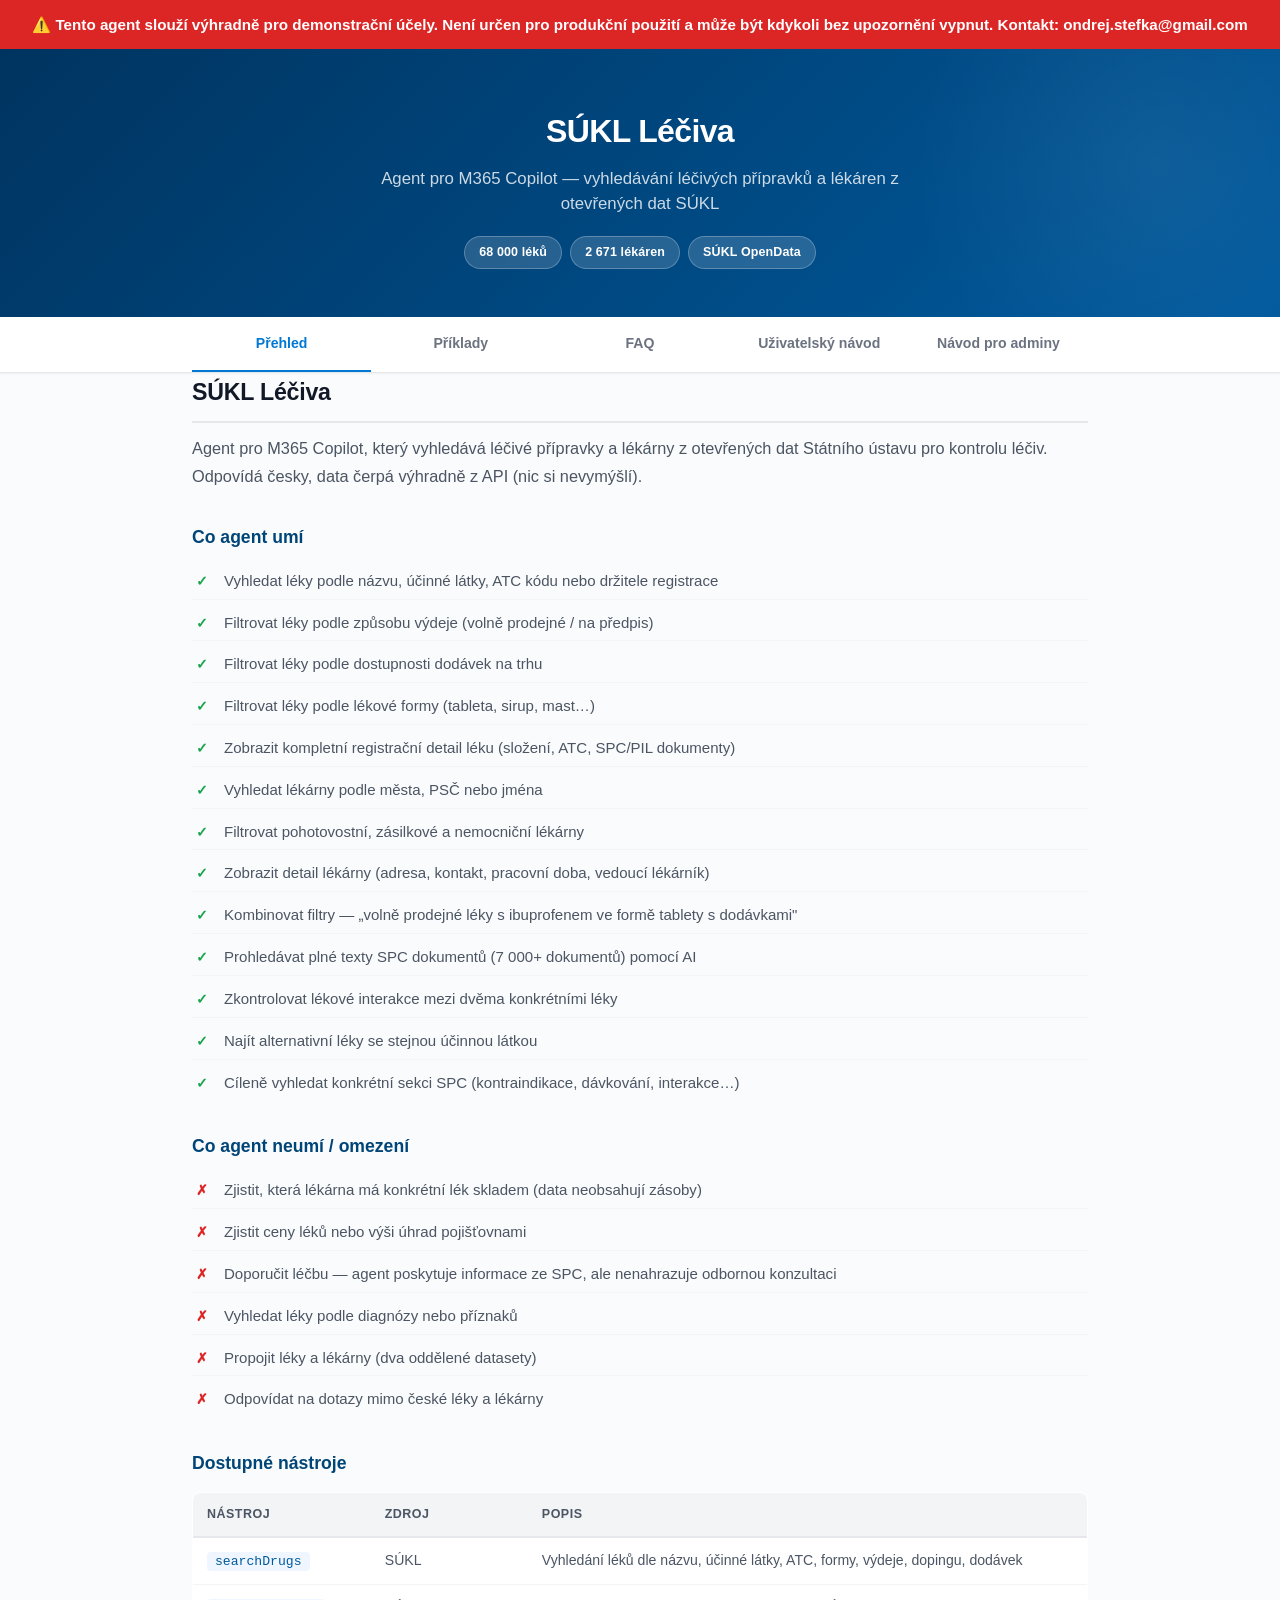
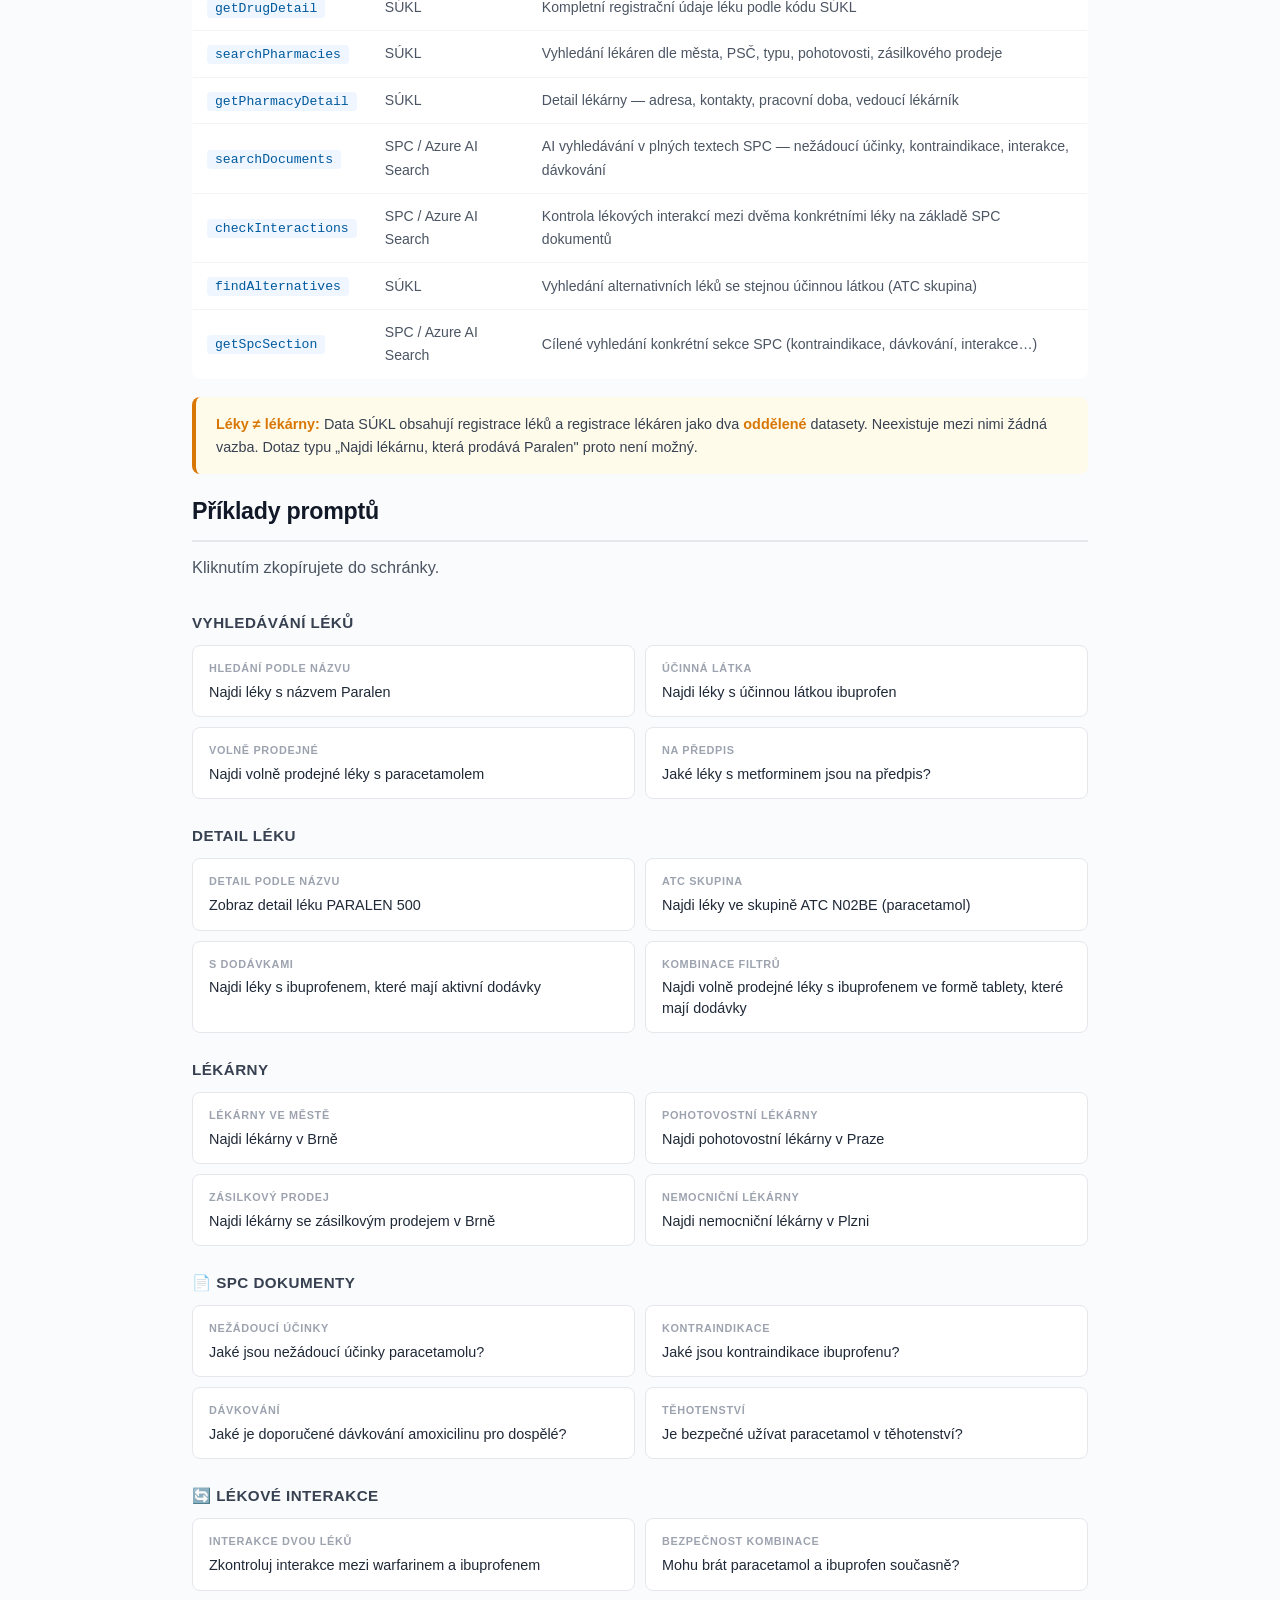
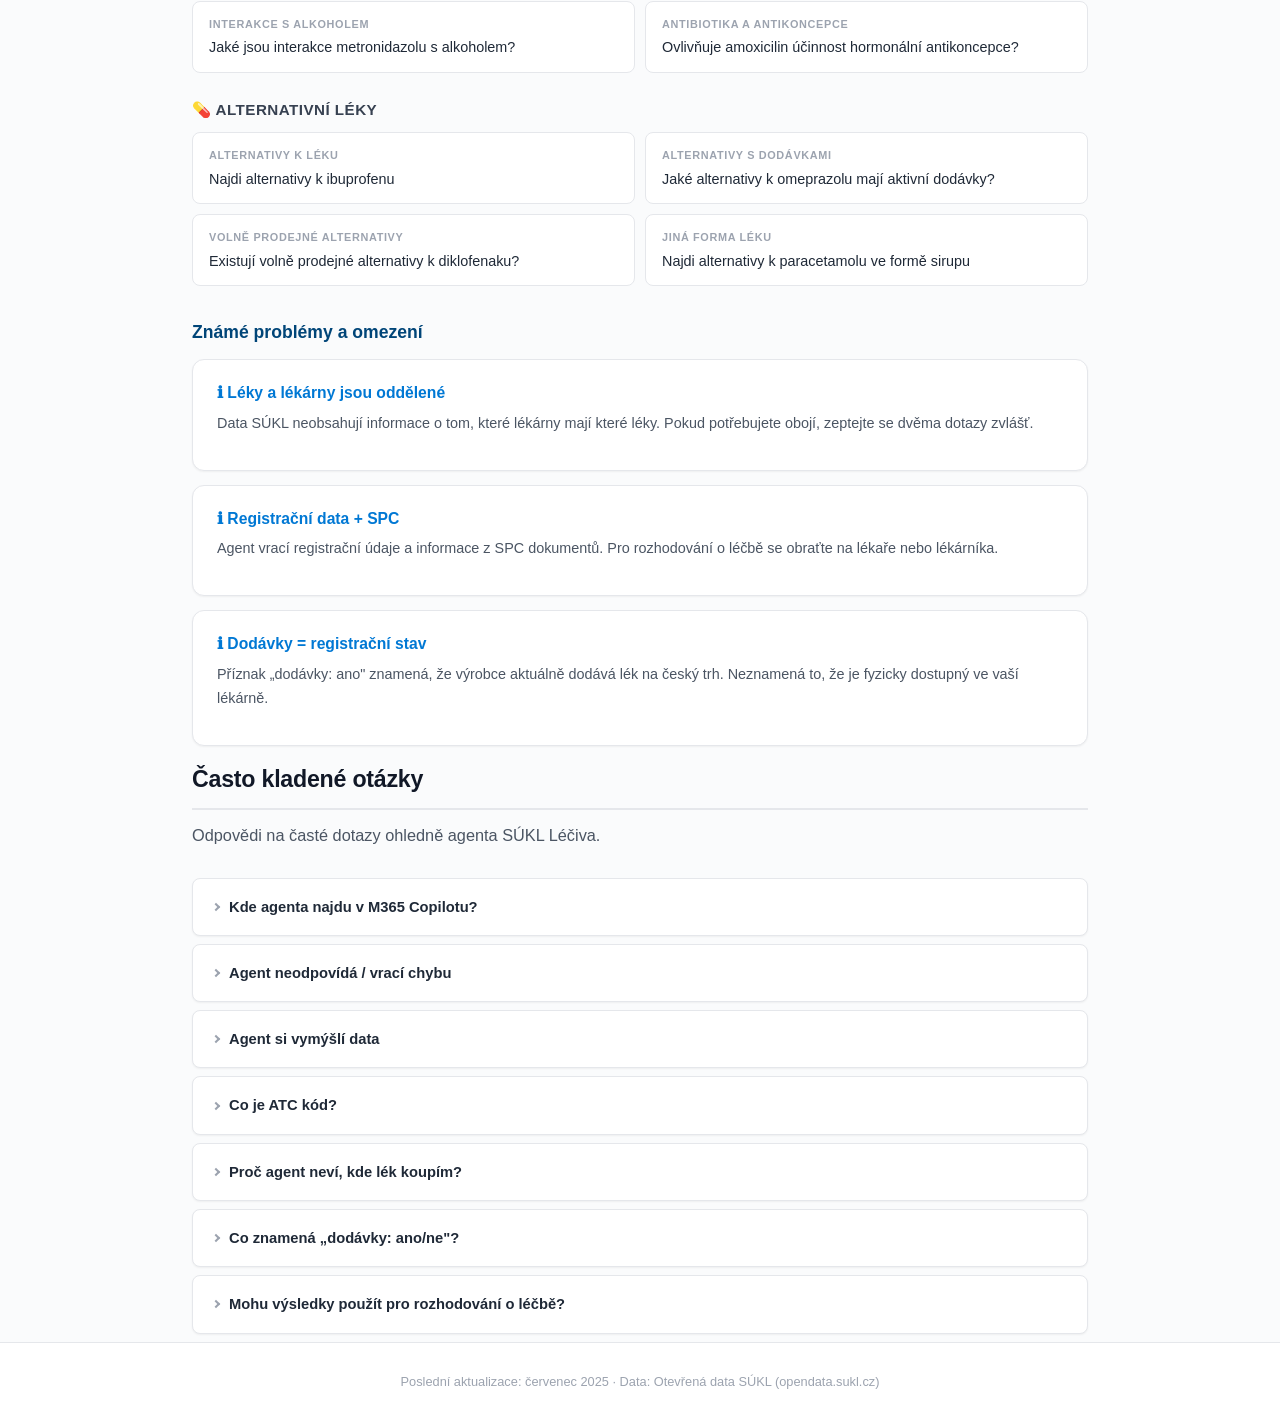
<file: index.html>
<!DOCTYPE html>
<html lang="cs">
<head>
    <meta charset="UTF-8">
    <meta name="viewport" content="width=device-width, initial-scale=1.0">
    <title>SÚKL Léčiva — M365 Copilot Agent</title>
    <link rel="stylesheet" href="styles.css">
</head>
<body>
    <div class="demo-warning" style="background:#dc2626;color:#fff;text-align:center;padding:12px 16px;font-weight:700;font-size:0.95rem;">⚠️ Tento agent slouží výhradně pro demonstrační účely. Není určen pro produkční použití a může být kdykoli bez upozornění vypnut. Kontakt: ondrej.stefka@gmail.com</div>
    <header class="site-header">
        <div class="container header-center">
            <h1>SÚKL Léčiva</h1>
            <p class="subtitle">Agent pro M365 Copilot — vyhledávání léčivých přípravků a lékáren z otevřených dat SÚKL</p>
            <div class="badge-row">
                <span class="badge">68 000 léků</span>
                <span class="badge">2 671 lékáren</span>
                <span class="badge">SÚKL OpenData</span>
            </div>
        </div>
    </header>

    <nav class="site-nav">
        <div class="container">
            <a href="#prehled" class="active">Přehled</a>
            <a href="#prompty">Příklady</a>
            <a href="#faq">FAQ</a>
            <a href="user-guide.html">Uživatelský návod</a>
            <a href="admin-guide.html">Návod pro adminy</a>
        </div>
    </nav>

    <main class="container">

        <section id="prehled">
            <h2>SÚKL Léčiva</h2>
            <p class="lead">
                Agent pro M365 Copilot, který vyhledává léčivé přípravky a lékárny z otevřených dat
                Státního ústavu pro kontrolu léčiv. Odpovídá česky, data čerpá výhradně z API (nic si nevymýšlí).
            </p>

            <h3>Co agent umí</h3>
            <ul class="feature-list">
                <li class="yes">Vyhledat léky podle názvu, účinné látky, ATC kódu nebo držitele registrace</li>
                <li class="yes">Filtrovat léky podle způsobu výdeje (volně prodejné / na předpis)</li>
                <li class="yes">Filtrovat léky podle dostupnosti dodávek na trhu</li>
                <li class="yes">Filtrovat léky podle lékové formy (tableta, sirup, mast…)</li>
                <li class="yes">Zobrazit kompletní registrační detail léku (složení, ATC, SPC/PIL dokumenty)</li>
                <li class="yes">Vyhledat lékárny podle města, PSČ nebo jména</li>
                <li class="yes">Filtrovat pohotovostní, zásilkové a nemocniční lékárny</li>
                <li class="yes">Zobrazit detail lékárny (adresa, kontakt, pracovní doba, vedoucí lékárník)</li>
                <li class="yes">Kombinovat filtry — „volně prodejné léky s ibuprofenem ve formě tablety s dodávkami"</li>
                <li class="yes">Prohledávat plné texty SPC dokumentů (7 000+ dokumentů) pomocí AI</li>
                <li class="yes">Zkontrolovat lékové interakce mezi dvěma konkrétními léky</li>
                <li class="yes">Najít alternativní léky se stejnou účinnou látkou</li>
                <li class="yes">Cíleně vyhledat konkrétní sekci SPC (kontraindikace, dávkování, interakce…)</li>
            </ul>

            <h3>Co agent neumí / omezení</h3>
            <ul class="feature-list">
                <li class="no">Zjistit, která lékárna má konkrétní lék skladem (data neobsahují zásoby)</li>
                <li class="no">Zjistit ceny léků nebo výši úhrad pojišťovnami</li>
                <li class="no">Doporučit léčbu — agent poskytuje informace ze SPC, ale nenahrazuje odbornou konzultaci</li>
                <li class="no">Vyhledat léky podle diagnózy nebo příznaků</li>
                <li class="no">Propojit léky a lékárny (dva oddělené datasety)</li>
                <li class="no">Odpovídat na dotazy mimo české léky a lékárny</li>
            </ul>

            <h3>Dostupné nástroje</h3>
            <table>
                <thead>
                    <tr><th>Nástroj</th><th>Zdroj</th><th>Popis</th></tr>
                </thead>
                <tbody>
                    <tr>
                        <td><code>searchDrugs</code></td>
                        <td>SÚKL</td>
                        <td>Vyhledání léků dle názvu, účinné látky, ATC, formy, výdeje, dopingu, dodávek</td>
                    </tr>
                    <tr>
                        <td><code>getDrugDetail</code></td>
                        <td>SÚKL</td>
                        <td>Kompletní registrační údaje léku podle kódu SÚKL</td>
                    </tr>
                    <tr>
                        <td><code>searchPharmacies</code></td>
                        <td>SÚKL</td>
                        <td>Vyhledání lékáren dle města, PSČ, typu, pohotovosti, zásilkového prodeje</td>
                    </tr>
                    <tr>
                        <td><code>getPharmacyDetail</code></td>
                        <td>SÚKL</td>
                        <td>Detail lékárny — adresa, kontakty, pracovní doba, vedoucí lékárník</td>
                    </tr>
                    <tr>
                        <td><code>searchDocuments</code></td>
                        <td>SPC / Azure AI Search</td>
                        <td>AI vyhledávání v plných textech SPC — nežádoucí účinky, kontraindikace, interakce, dávkování</td>
                    </tr>
                    <tr>
                        <td><code>checkInteractions</code></td>
                        <td>SPC / Azure AI Search</td>
                        <td>Kontrola lékových interakcí mezi dvěma konkrétními léky na základě SPC dokumentů</td>
                    </tr>
                    <tr>
                        <td><code>findAlternatives</code></td>
                        <td>SÚKL</td>
                        <td>Vyhledání alternativních léků se stejnou účinnou látkou (ATC skupina)</td>
                    </tr>
                    <tr>
                        <td><code>getSpcSection</code></td>
                        <td>SPC / Azure AI Search</td>
                        <td>Cílené vyhledání konkrétní sekce SPC (kontraindikace, dávkování, interakce…)</td>
                    </tr>
                </tbody>
            </table>

            <div class="callout callout-warn">
                <strong>Léky ≠ lékárny:</strong> Data SÚKL obsahují registrace léků a registrace lékáren jako dva <strong>oddělené</strong> datasety. Neexistuje mezi nimi žádná vazba. Dotaz typu „Najdi lékárnu, která prodává Paralen" proto není možný.
            </div>
        </section>

        <section id="prompty">
            <h2>Příklady promptů</h2>
            <p class="lead">Kliknutím zkopírujete do schránky.</p>

            <h4>Vyhledávání léků</h4>
            <div class="prompt-grid">
                <div class="prompt" onclick="copyPrompt(this)">
                    <div class="prompt-label">Hledání podle názvu</div>
                    <div class="prompt-text">Najdi léky s názvem Paralen</div>
                    <span class="copy-hint">kopírovat</span>
                </div>
                <div class="prompt" onclick="copyPrompt(this)">
                    <div class="prompt-label">Účinná látka</div>
                    <div class="prompt-text">Najdi léky s účinnou látkou ibuprofen</div>
                    <span class="copy-hint">kopírovat</span>
                </div>
                <div class="prompt" onclick="copyPrompt(this)">
                    <div class="prompt-label">Volně prodejné</div>
                    <div class="prompt-text">Najdi volně prodejné léky s paracetamolem</div>
                    <span class="copy-hint">kopírovat</span>
                </div>
                <div class="prompt" onclick="copyPrompt(this)">
                    <div class="prompt-label">Na předpis</div>
                    <div class="prompt-text">Jaké léky s metforminem jsou na předpis?</div>
                    <span class="copy-hint">kopírovat</span>
                </div>
            </div>

            <h4>Detail léku</h4>
            <div class="prompt-grid">
                <div class="prompt" onclick="copyPrompt(this)">
                    <div class="prompt-label">Detail podle názvu</div>
                    <div class="prompt-text">Zobraz detail léku PARALEN 500</div>
                    <span class="copy-hint">kopírovat</span>
                </div>
                <div class="prompt" onclick="copyPrompt(this)">
                    <div class="prompt-label">ATC skupina</div>
                    <div class="prompt-text">Najdi léky ve skupině ATC N02BE (paracetamol)</div>
                    <span class="copy-hint">kopírovat</span>
                </div>
                <div class="prompt" onclick="copyPrompt(this)">
                    <div class="prompt-label">S dodávkami</div>
                    <div class="prompt-text">Najdi léky s ibuprofenem, které mají aktivní dodávky</div>
                    <span class="copy-hint">kopírovat</span>
                </div>
                <div class="prompt" onclick="copyPrompt(this)">
                    <div class="prompt-label">Kombinace filtrů</div>
                    <div class="prompt-text">Najdi volně prodejné léky s ibuprofenem ve formě tablety, které mají dodávky</div>
                    <span class="copy-hint">kopírovat</span>
                </div>
            </div>

            <h4>Lékárny</h4>
            <div class="prompt-grid">
                <div class="prompt" onclick="copyPrompt(this)">
                    <div class="prompt-label">Lékárny ve městě</div>
                    <div class="prompt-text">Najdi lékárny v Brně</div>
                    <span class="copy-hint">kopírovat</span>
                </div>
                <div class="prompt" onclick="copyPrompt(this)">
                    <div class="prompt-label">Pohotovostní lékárny</div>
                    <div class="prompt-text">Najdi pohotovostní lékárny v Praze</div>
                    <span class="copy-hint">kopírovat</span>
                </div>
                <div class="prompt" onclick="copyPrompt(this)">
                    <div class="prompt-label">Zásilkový prodej</div>
                    <div class="prompt-text">Najdi lékárny se zásilkovým prodejem v Brně</div>
                    <span class="copy-hint">kopírovat</span>
                </div>
                <div class="prompt" onclick="copyPrompt(this)">
                    <div class="prompt-label">Nemocniční lékárny</div>
                    <div class="prompt-text">Najdi nemocniční lékárny v Plzni</div>
                    <span class="copy-hint">kopírovat</span>
                </div>
            </div>

            <h4>📄 SPC dokumenty</h4>
            <div class="prompt-grid">
                <div class="prompt" onclick="copyPrompt(this)">
                    <div class="prompt-label">Nežádoucí účinky</div>
                    <div class="prompt-text">Jaké jsou nežádoucí účinky paracetamolu?</div>
                    <span class="copy-hint">📋 kopírovat</span>
                </div>
                <div class="prompt" onclick="copyPrompt(this)">
                    <div class="prompt-label">Kontraindikace</div>
                    <div class="prompt-text">Jaké jsou kontraindikace ibuprofenu?</div>
                    <span class="copy-hint">📋 kopírovat</span>
                </div>
                <div class="prompt" onclick="copyPrompt(this)">
                    <div class="prompt-label">Dávkování</div>
                    <div class="prompt-text">Jaké je doporučené dávkování amoxicilinu pro dospělé?</div>
                    <span class="copy-hint">📋 kopírovat</span>
                </div>
                <div class="prompt" onclick="copyPrompt(this)">
                    <div class="prompt-label">Těhotenství</div>
                    <div class="prompt-text">Je bezpečné užívat paracetamol v těhotenství?</div>
                    <span class="copy-hint">📋 kopírovat</span>
                </div>
            </div>

            <h4>🔄 Lékové interakce</h4>
            <div class="prompt-grid">
                <div class="prompt" onclick="copyPrompt(this)">
                    <div class="prompt-label">Interakce dvou léků</div>
                    <div class="prompt-text">Zkontroluj interakce mezi warfarinem a ibuprofenem</div>
                    <span class="copy-hint">📋 kopírovat</span>
                </div>
                <div class="prompt" onclick="copyPrompt(this)">
                    <div class="prompt-label">Bezpečnost kombinace</div>
                    <div class="prompt-text">Mohu brát paracetamol a ibuprofen současně?</div>
                    <span class="copy-hint">📋 kopírovat</span>
                </div>
                <div class="prompt" onclick="copyPrompt(this)">
                    <div class="prompt-label">Interakce s alkoholem</div>
                    <div class="prompt-text">Jaké jsou interakce metronidazolu s alkoholem?</div>
                    <span class="copy-hint">📋 kopírovat</span>
                </div>
                <div class="prompt" onclick="copyPrompt(this)">
                    <div class="prompt-label">Antibiotika a antikoncepce</div>
                    <div class="prompt-text">Ovlivňuje amoxicilin účinnost hormonální antikoncepce?</div>
                    <span class="copy-hint">📋 kopírovat</span>
                </div>
            </div>

            <h4>💊 Alternativní léky</h4>
            <div class="prompt-grid">
                <div class="prompt" onclick="copyPrompt(this)">
                    <div class="prompt-label">Alternativy k léku</div>
                    <div class="prompt-text">Najdi alternativy k ibuprofenu</div>
                    <span class="copy-hint">📋 kopírovat</span>
                </div>
                <div class="prompt" onclick="copyPrompt(this)">
                    <div class="prompt-label">Alternativy s dodávkami</div>
                    <div class="prompt-text">Jaké alternativy k omeprazolu mají aktivní dodávky?</div>
                    <span class="copy-hint">📋 kopírovat</span>
                </div>
                <div class="prompt" onclick="copyPrompt(this)">
                    <div class="prompt-label">Volně prodejné alternativy</div>
                    <div class="prompt-text">Existují volně prodejné alternativy k diklofenaku?</div>
                    <span class="copy-hint">📋 kopírovat</span>
                </div>
                <div class="prompt" onclick="copyPrompt(this)">
                    <div class="prompt-label">Jiná forma léku</div>
                    <div class="prompt-text">Najdi alternativy k paracetamolu ve formě sirupu</div>
                    <span class="copy-hint">📋 kopírovat</span>
                </div>
            </div>
        </section>

        <section>
            <h3>Známé problémy a omezení</h3>
            <div class="card">
                <div class="card-title"><span class="status-info">Léky a lékárny jsou oddělené</span></div>
                <p>Data SÚKL neobsahují informace o tom, které lékárny mají které léky. Pokud potřebujete obojí, zeptejte se dvěma dotazy zvlášť.</p>
            </div>
            <div class="card">
                <div class="card-title"><span class="status-info">Registrační data + SPC</span></div>
                <p>Agent vrací registrační údaje a informace z SPC dokumentů. Pro rozhodování o léčbě se obraťte na lékaře nebo lékárníka.</p>
            </div>
            <div class="card">
                <div class="card-title"><span class="status-info">Dodávky = registrační stav</span></div>
                <p>Příznak „dodávky: ano" znamená, že výrobce aktuálně dodává lék na český trh. Neznamená to, že je fyzicky dostupný ve vaší lékárně.</p>
            </div>
        </section>

        <section id="faq">
            <h2>Často kladené otázky</h2>
            <p class="lead">Odpovědi na časté dotazy ohledně agenta SÚKL Léčiva.</p>

            <details>
                <summary>Kde agenta najdu v M365 Copilotu?</summary>
                <div class="detail-body">
                    <p>Agent je dostupný výhradně v prostředí <strong>M365 Copilot</strong>. Najdete ho v <strong>levém panelu</strong> Copilotu, nebo ho zavolejte přes ikonu <strong>@</strong> — začněte psát <strong>@SÚKL Léčiva</strong>.</p>
                </div>
            </details>

            <details>
                <summary>Agent neodpovídá / vrací chybu</summary>
                <div class="detail-body">
                    <p>Možné příčiny:</p>
                    <ul>
                        <li><strong>Backend se probouzí</strong> — po delší neaktivitě může proxy potřebovat pár sekund na start.</li>
                        <li><strong>Dočasný výpadek</strong> — Azure služby mohou být krátkodobě nedostupné.</li>
                    </ul>
                    <p>Zkuste dotaz zopakovat za minutu. Pokud problém přetrvává, kontaktujte správce.</p>
                </div>
            </details>

            <details>
                <summary>Agent si vymýšlí data</summary>
                <div class="detail-body">
                    <p>Agent je nastavený tak, aby <strong>nepoužíval vlastní znalosti</strong> a čerpal pouze z API SÚKL. Pokud si přesto vymýšlí:</p>
                    <ul>
                        <li>Ověřte, že jste agenta zavolali přes <strong>@SÚKL Léčiva</strong> (ne obecný Copilot)</li>
                        <li>Zkuste dotaz přeformulovat</li>
                    </ul>
                </div>
            </details>

            <details>
                <summary>Co je ATC kód?</summary>
                <div class="detail-body">
                    <p>ATC (Anatomicko-terapeuticko-chemický) klasifikační systém třídí léky do skupin. Například:</p>
                    <ul>
                        <li><strong>N02BE01</strong> — paracetamol (N = nervový systém, 02 = analgetika)</li>
                        <li><strong>M01AE01</strong> — ibuprofen (M = muskuloskeletální systém)</li>
                    </ul>
                    <p>Můžete hledat podle celého kódu i prefixu: „N02BE" najde celou skupinu.</p>
                </div>
            </details>

            <details>
                <summary>Proč agent neví, kde lék koupím?</summary>
                <div class="detail-body">
                    <p>Data SÚKL obsahují <strong>registrace</strong> léků a <strong>registrace</strong> lékáren jako dva oddělené datasety. SÚKL nespravuje informace o tom, které lékárny mají které léky skladem.</p>
                    <p>Pro informace o dostupnosti kontaktujte lékárnu přímo.</p>
                </div>
            </details>

            <details>
                <summary>Co znamená „dodávky: ano/ne"?</summary>
                <div class="detail-body">
                    <p><strong>Dodávky = ano</strong> znamená, že výrobce/distributor aktuálně dodává lék na český trh. <strong>Dodávky = ne</strong> znamená, že lék je registrovaný, ale aktuálně se nedodává.</p>
                </div>
            </details>

            <details>
                <summary>Mohu výsledky použít pro rozhodování o léčbě?</summary>
                <div class="detail-body">
                    <p><strong>Ne.</strong> Agent poskytuje registrační údaje a informace z SPC dokumentů z databáze SÚKL. Pro rozhodování o léčbě, dávkování nebo interakcích se obraťte na svého lékaře nebo lékárníka.</p>
                </div>
            </details>
        </section>
    </main>

    <footer class="site-footer">
        <div class="container">
            Poslední aktualizace: červenec 2025 · Data: Otevřená data SÚKL (opendata.sukl.cz)
        </div>
    </footer>

    <script>
        function copyPrompt(el) {
            const text = el.querySelector('.prompt-text').textContent;
            navigator.clipboard.writeText(text).then(() => {
                el.classList.add('copied');
                el.querySelector('.copy-hint').textContent = '\u2713 zkopírováno';
                setTimeout(() => {
                    el.classList.remove('copied');
                    el.querySelector('.copy-hint').textContent = 'kopírovat';
                }, 1500);
            });
        }

        document.querySelectorAll('.site-nav a[href^="#"]').forEach(link => {
            link.addEventListener('click', (e) => {
                e.preventDefault();
                const target = document.querySelector(link.getAttribute('href'));
                if (target) target.scrollIntoView({ behavior: 'smooth' });
            });
        });
    </script>
</body>
</html>
</file>
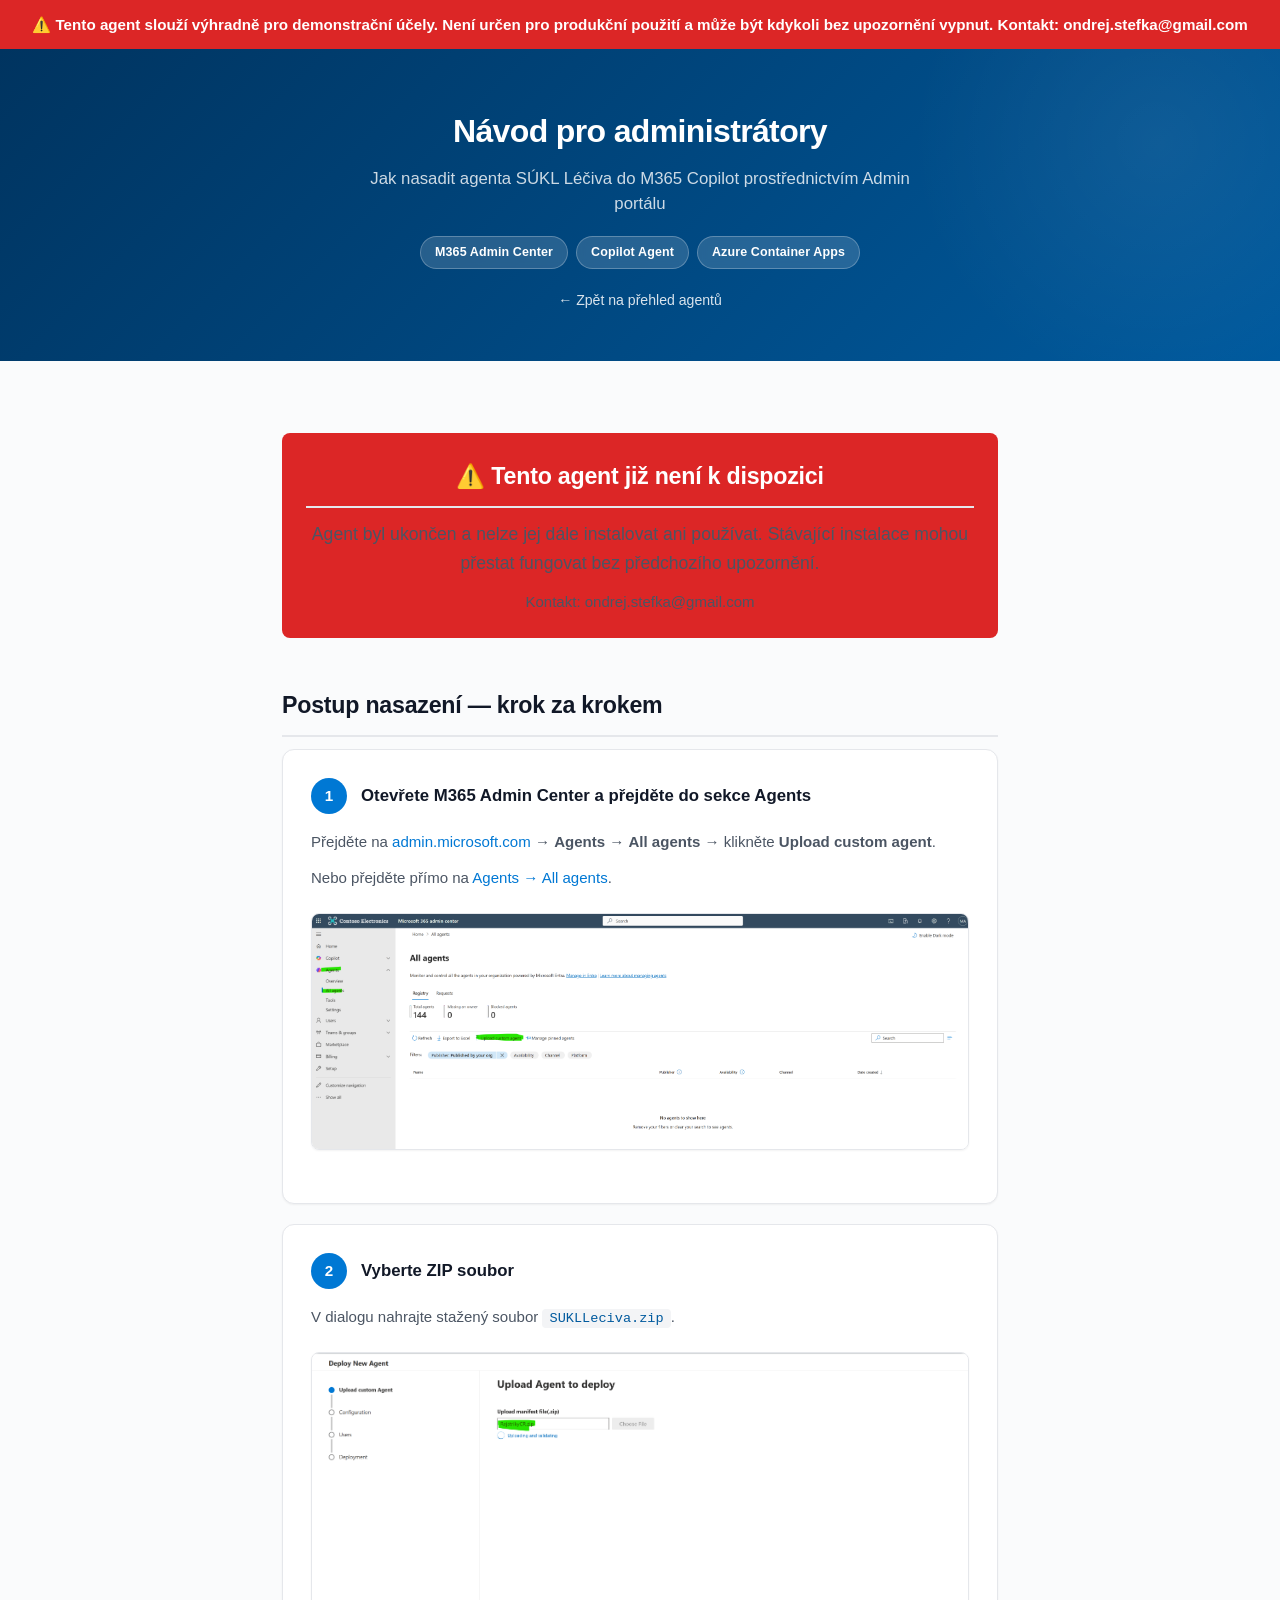
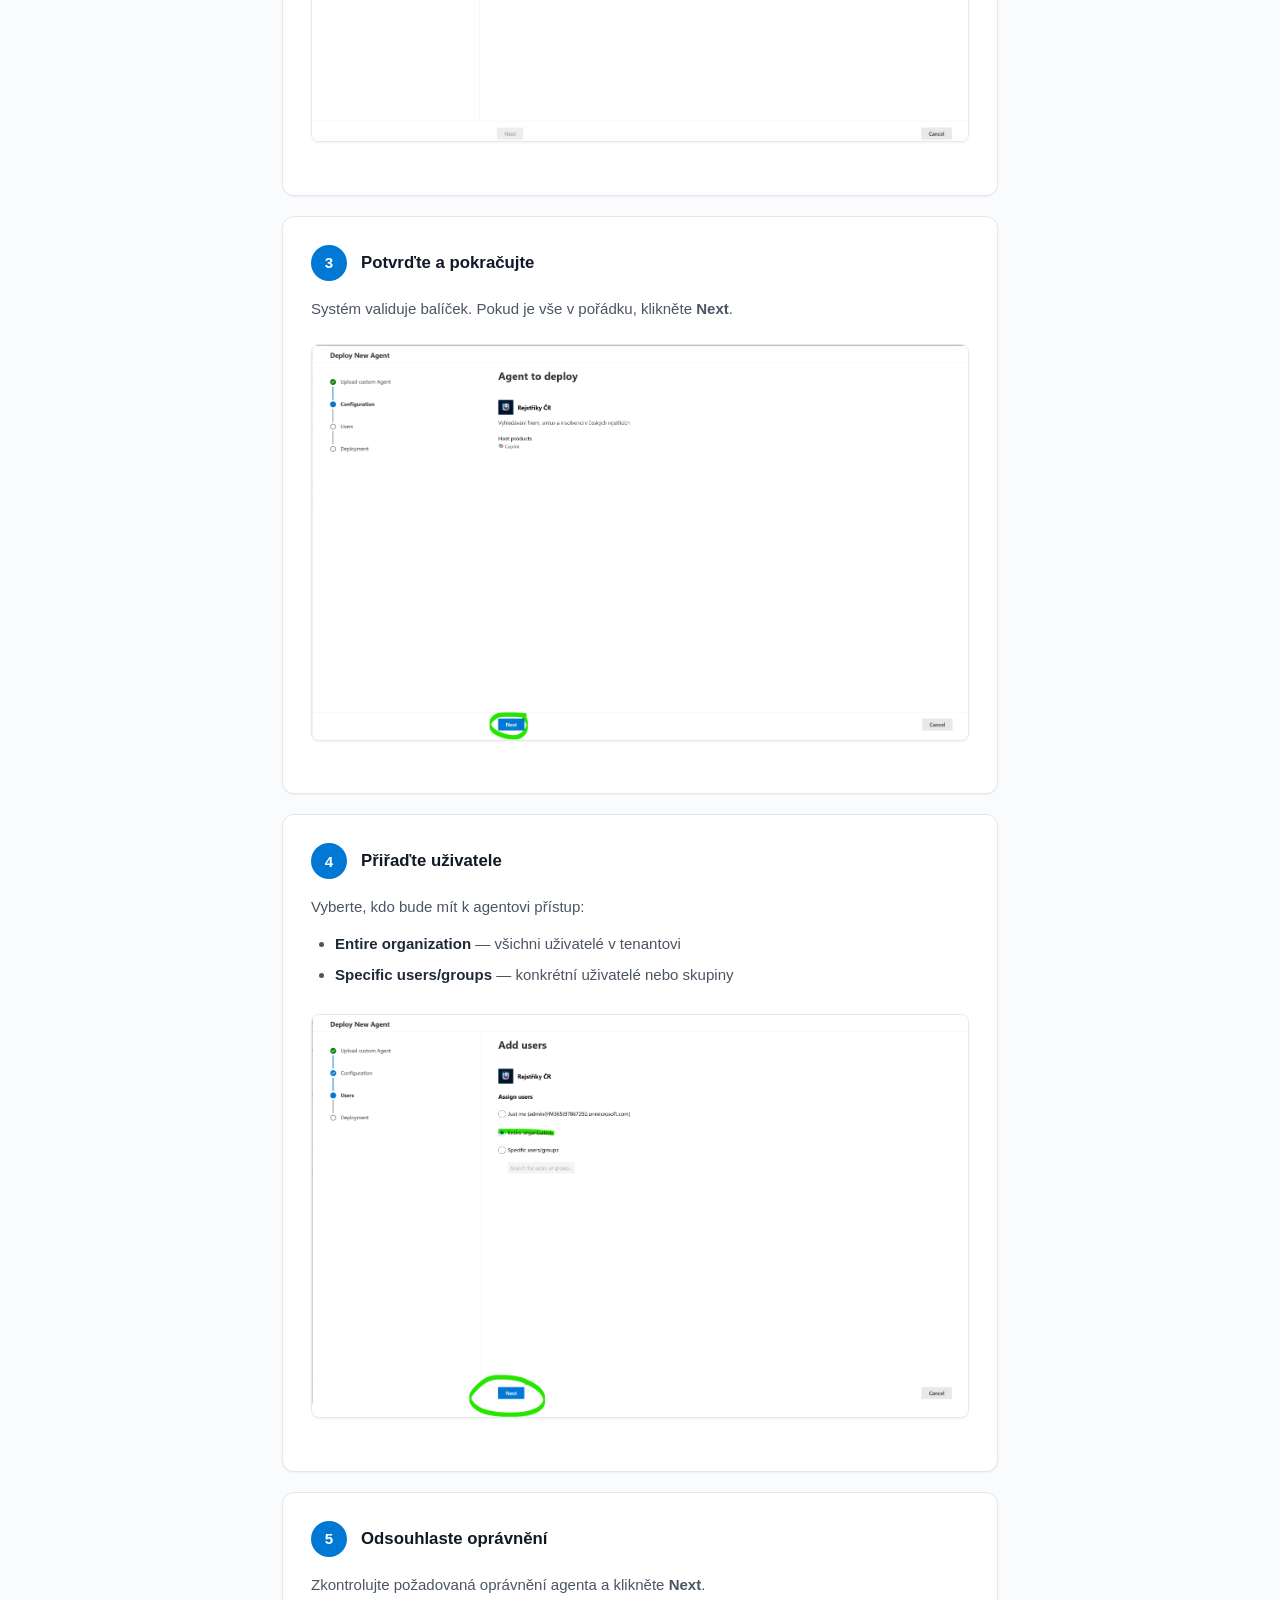
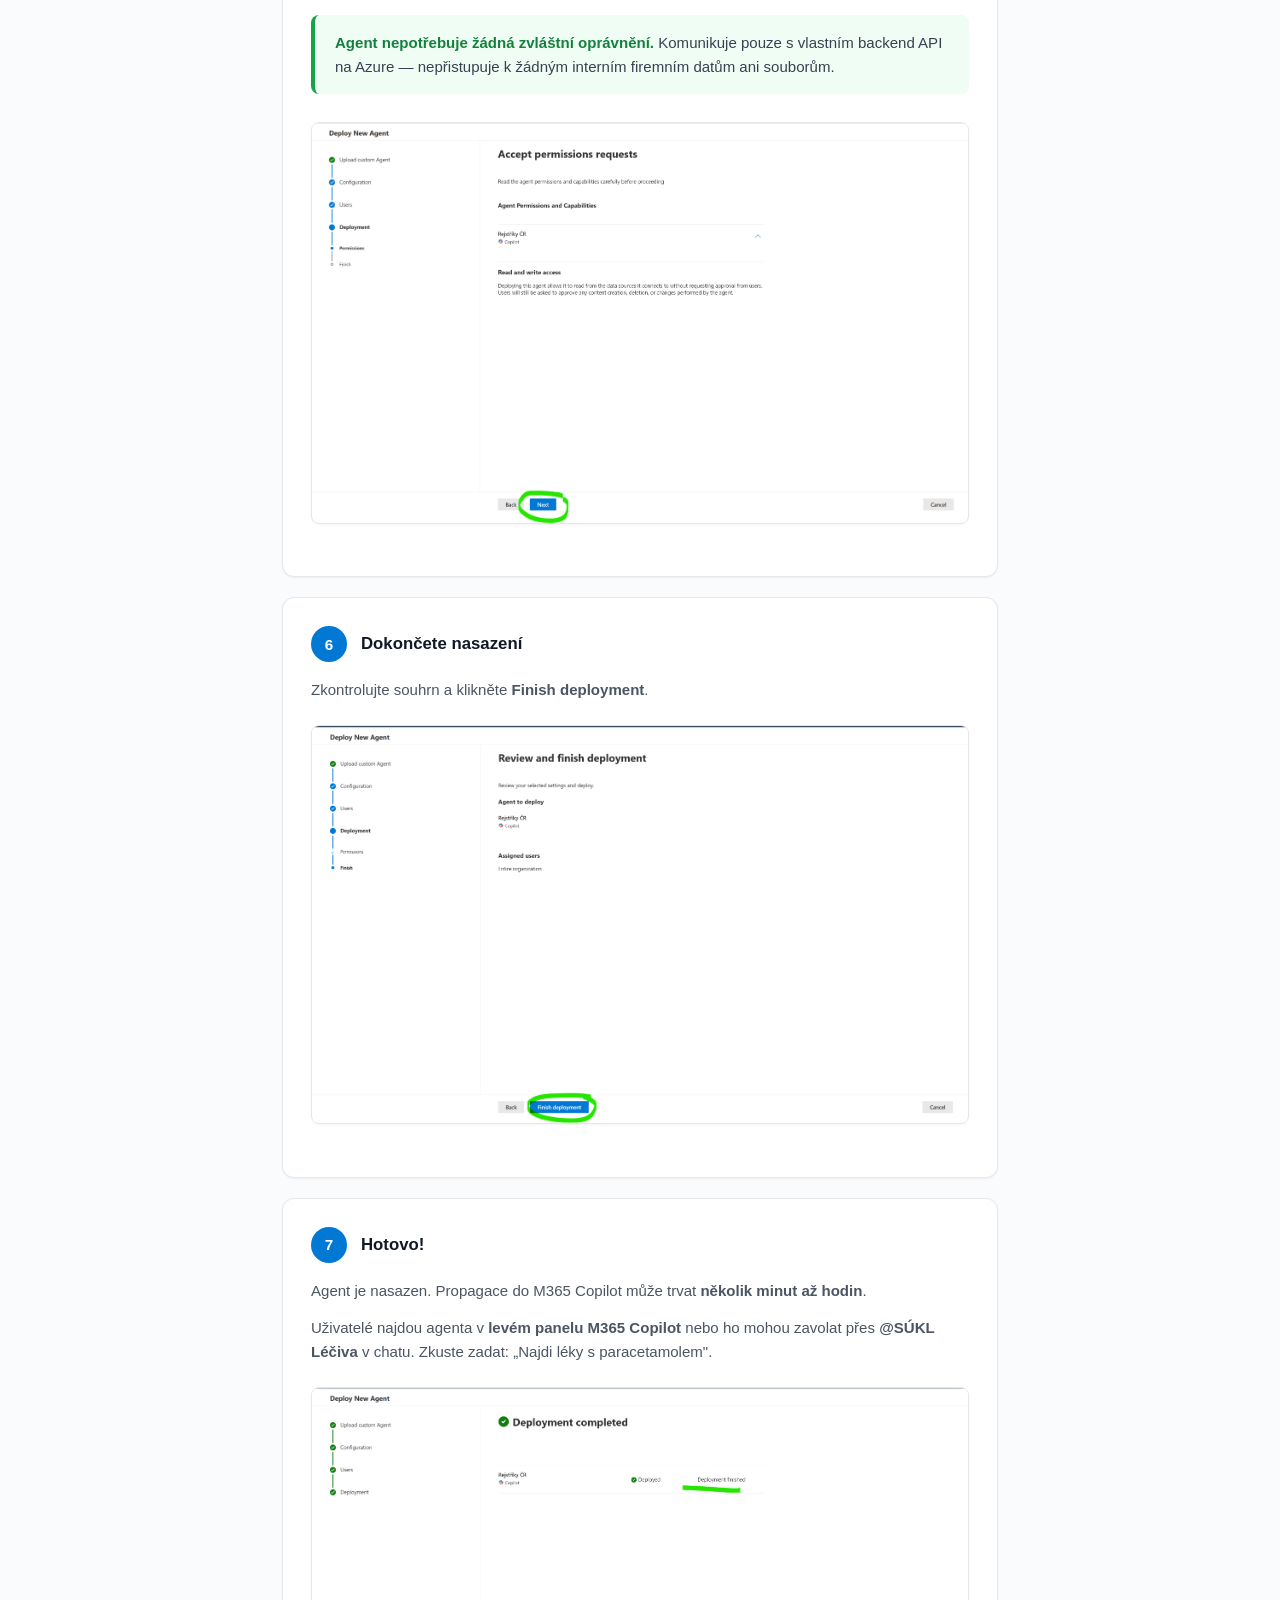
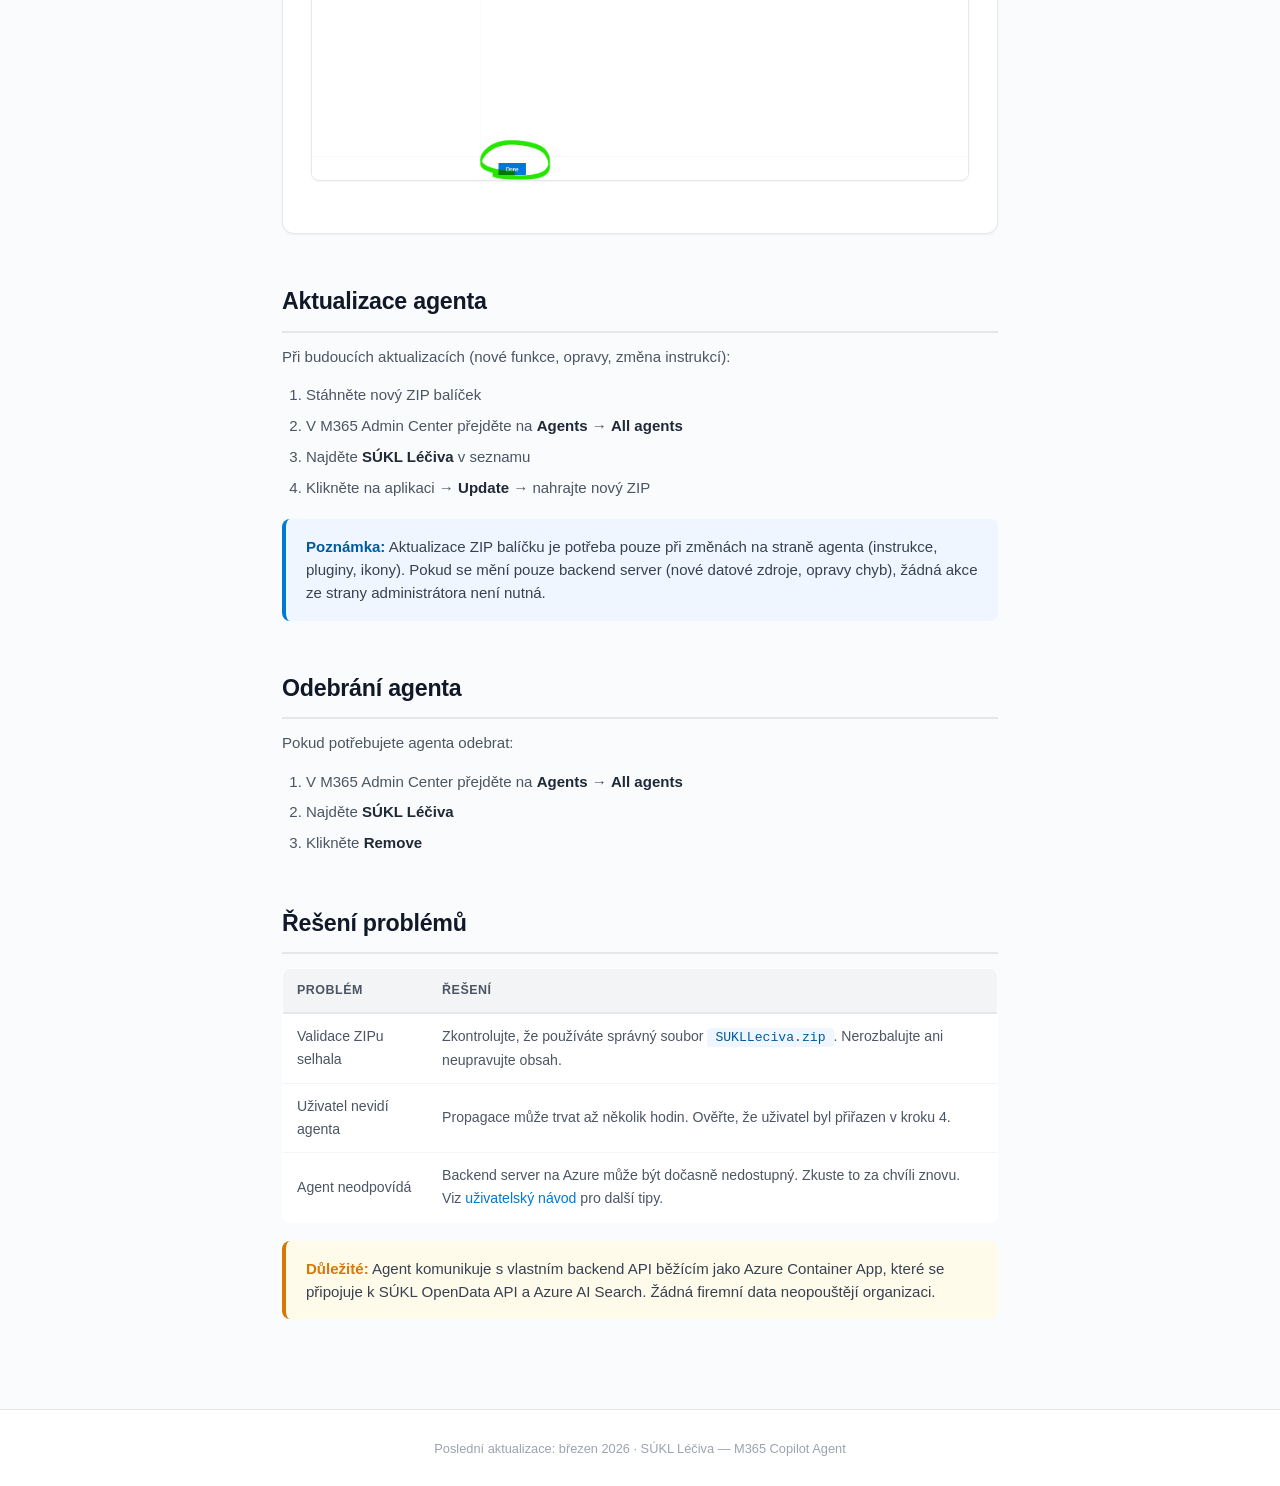
<file: admin-guide.html>
<!DOCTYPE html>
<html lang="cs">
<head>
    <meta charset="UTF-8">
    <meta name="viewport" content="width=device-width, initial-scale=1.0">
    <title>Návod pro administrátory — SÚKL Léčiva</title>
    <link rel="stylesheet" href="styles.css">
</head>
<body>
    <div class="demo-warning" style="background:#dc2626;color:#fff;text-align:center;padding:12px 16px;font-weight:700;font-size:0.95rem;">⚠️ Tento agent slouží výhradně pro demonstrační účely. Není určen pro produkční použití a může být kdykoli bez upozornění vypnut. Kontakt: ondrej.stefka@gmail.com</div>
    <header class="site-header">
        <div class="container-narrow header-center">
            <h1>Návod pro administrátory</h1>
            <p class="subtitle">Jak nasadit agenta SÚKL Léčiva do M365 Copilot prostřednictvím Admin portálu</p>
            <div class="badge-row">
                <span class="badge">M365 Admin Center</span>
                <span class="badge">Copilot Agent</span>
                <span class="badge">Azure Container Apps</span>
            </div>
            <a href="index.html" class="back-link">&larr; Zpět na přehled agentů</a>
        </div>
    </header>

    <article>
        <div class="container-narrow">

            <div style="background:#dc2626;color:#fff;padding:24px;border-radius:8px;margin:24px 0;text-align:center;">
                <h2 style="color:#fff;margin:0 0 12px 0;">⚠️ Tento agent již není k dispozici</h2>
                <p style="margin:0;font-size:1.1rem;">Agent byl ukončen a nelze jej dále instalovat ani používat. Stávající instalace mohou přestat fungovat bez předchozího upozornění.</p>
                <p style="margin:12px 0 0 0;">Kontakt: ondrej.stefka@gmail.com</p>
            </div>

            <h2>Postup nasazení — krok za krokem</h2>

            <div class="step">
                <div class="step-header">
                    <div class="step-number">1</div>
                    <div class="step-title">Otevřete M365 Admin Center a přejděte do sekce Agents</div>
                </div>
                <p>Přejděte na <a href="https://admin.microsoft.com" target="_blank">admin.microsoft.com</a> &rarr; <strong>Agents</strong> &rarr; <strong>All agents</strong> &rarr; klikněte <strong>Upload custom agent</strong>.</p>
                <p>Nebo přejděte přímo na <a href="https://admin.microsoft.com/#/copilot/agents" target="_blank">Agents &rarr; All agents</a>.</p>
                <img src="img/01addagent.png" alt="Krok 1 — Upload custom agent" loading="lazy">
            </div>

            <div class="step">
                <div class="step-header">
                    <div class="step-number">2</div>
                    <div class="step-title">Vyberte ZIP soubor</div>
                </div>
                <p>V dialogu nahrajte stažený soubor <code>SUKLLeciva.zip</code>.</p>
                <img src="img/02choosefile.png" alt="Krok 2 — Výběr souboru" loading="lazy">
            </div>

            <div class="step">
                <div class="step-header">
                    <div class="step-number">3</div>
                    <div class="step-title">Potvrďte a pokračujte</div>
                </div>
                <p>Systém validuje balíček. Pokud je vše v pořádku, klikněte <strong>Next</strong>.</p>
                <img src="img/03clicknext.png" alt="Krok 3 — Klikněte Next" loading="lazy">
            </div>

            <div class="step">
                <div class="step-header">
                    <div class="step-number">4</div>
                    <div class="step-title">Přiřaďte uživatele</div>
                </div>
                <p>Vyberte, kdo bude mít k agentovi přístup:</p>
                <ul>
                    <li><strong>Entire organization</strong> — všichni uživatelé v tenantovi</li>
                    <li><strong>Specific users/groups</strong> — konkrétní uživatelé nebo skupiny</li>
                </ul>
                <img src="img/04selectusers.png" alt="Krok 4 — Výběr uživatelů" loading="lazy">
            </div>

            <div class="step">
                <div class="step-header">
                    <div class="step-number">5</div>
                    <div class="step-title">Odsouhlaste oprávnění</div>
                </div>
                <p>Zkontrolujte požadovaná oprávnění agenta a klikněte <strong>Next</strong>.</p>
                <div class="callout callout-tip">
                    <p><strong>Agent nepotřebuje žádná zvláštní oprávnění.</strong> Komunikuje pouze s vlastním backend API na Azure — nepřistupuje k žádným interním firemním datům ani souborům.</p>
                </div>
                <img src="img/05acceptpermissions.png" alt="Krok 5 — Oprávnění" loading="lazy">
            </div>

            <div class="step">
                <div class="step-header">
                    <div class="step-number">6</div>
                    <div class="step-title">Dokončete nasazení</div>
                </div>
                <p>Zkontrolujte souhrn a klikněte <strong>Finish deployment</strong>.</p>
                <img src="img/06finish.png" alt="Krok 6 — Dokončení nasazení" loading="lazy">
            </div>

            <div class="step">
                <div class="step-header">
                    <div class="step-number">7</div>
                    <div class="step-title">Hotovo!</div>
                </div>
                <p>Agent je nasazen. Propagace do M365 Copilot může trvat <strong>několik minut až hodin</strong>.</p>
                <p>Uživatelé najdou agenta v <strong>levém panelu M365 Copilot</strong> nebo ho mohou zavolat přes <strong>@SÚKL Léčiva</strong> v chatu. Zkuste zadat: „Najdi léky s paracetamolem".</p>
                <img src="img/07done.png" alt="Krok 7 — Nasazení dokončeno" loading="lazy">
            </div>

            <h2>Aktualizace agenta</h2>
            <p>Při budoucích aktualizacích (nové funkce, opravy, změna instrukcí):</p>
            <ol>
                <li>Stáhněte nový ZIP balíček</li>
                <li>V M365 Admin Center přejděte na <strong>Agents</strong> &rarr; <strong>All agents</strong></li>
                <li>Najděte <strong>SÚKL Léčiva</strong> v seznamu</li>
                <li>Klikněte na aplikaci &rarr; <strong>Update</strong> &rarr; nahrajte nový ZIP</li>
            </ol>
            <div class="callout callout-info">
                <p><strong>Poznámka:</strong> Aktualizace ZIP balíčku je potřeba pouze při změnách na straně agenta (instrukce, pluginy, ikony). Pokud se mění pouze backend server (nové datové zdroje, opravy chyb), žádná akce ze strany administrátora není nutná.</p>
            </div>

            <h2>Odebrání agenta</h2>
            <p>Pokud potřebujete agenta odebrat:</p>
            <ol>
                <li>V M365 Admin Center přejděte na <strong>Agents</strong> &rarr; <strong>All agents</strong></li>
                <li>Najděte <strong>SÚKL Léčiva</strong></li>
                <li>Klikněte <strong>Remove</strong></li>
            </ol>

            <h2>Řešení problémů</h2>
            <table>
                <thead>
                    <tr><th>Problém</th><th>Řešení</th></tr>
                </thead>
                <tbody>
                    <tr>
                        <td>Validace ZIPu selhala</td>
                        <td>Zkontrolujte, že používáte správný soubor <code>SUKLLeciva.zip</code>. Nerozbalujte ani neupravujte obsah.</td>
                    </tr>
                    <tr>
                        <td>Uživatel nevidí agenta</td>
                        <td>Propagace může trvat až několik hodin. Ověřte, že uživatel byl přiřazen v kroku 4.</td>
                    </tr>
                    <tr>
                        <td>Agent neodpovídá</td>
                        <td>Backend server na Azure může být dočasně nedostupný. Zkuste to za chvíli znovu. Viz <a href="user-guide.html">uživatelský návod</a> pro další tipy.</td>
                    </tr>
                </tbody>
            </table>

            <div class="callout callout-warn">
                <p><strong>Důležité:</strong> Agent komunikuje s vlastním backend API běžícím jako Azure Container App, které se připojuje k SÚKL OpenData API a Azure AI Search. Žádná firemní data neopouštějí organizaci.</p>
            </div>

        </div>
    </article>

    <footer class="site-footer">
        <div class="container-narrow">
            Poslední aktualizace: březen 2026 · SÚKL Léčiva — M365 Copilot Agent
        </div>
    </footer>
</body>
</html>
</file>
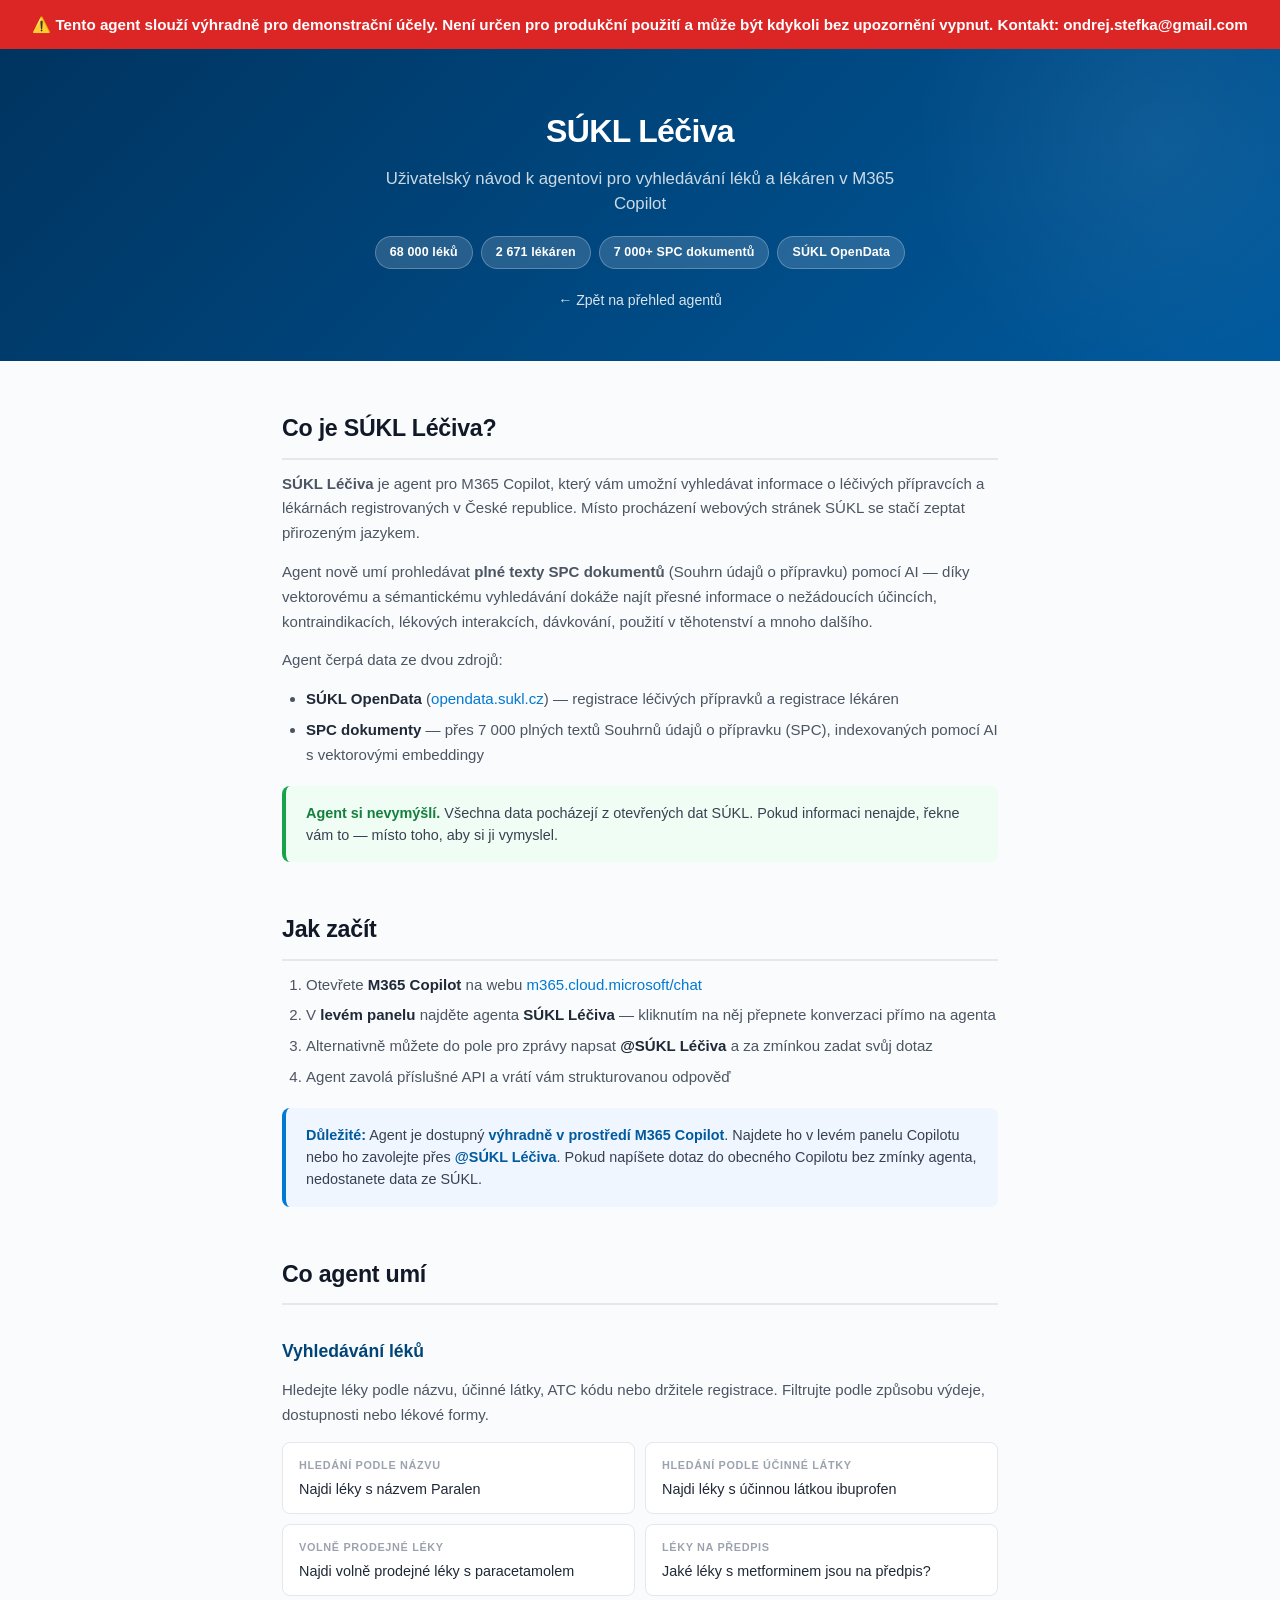
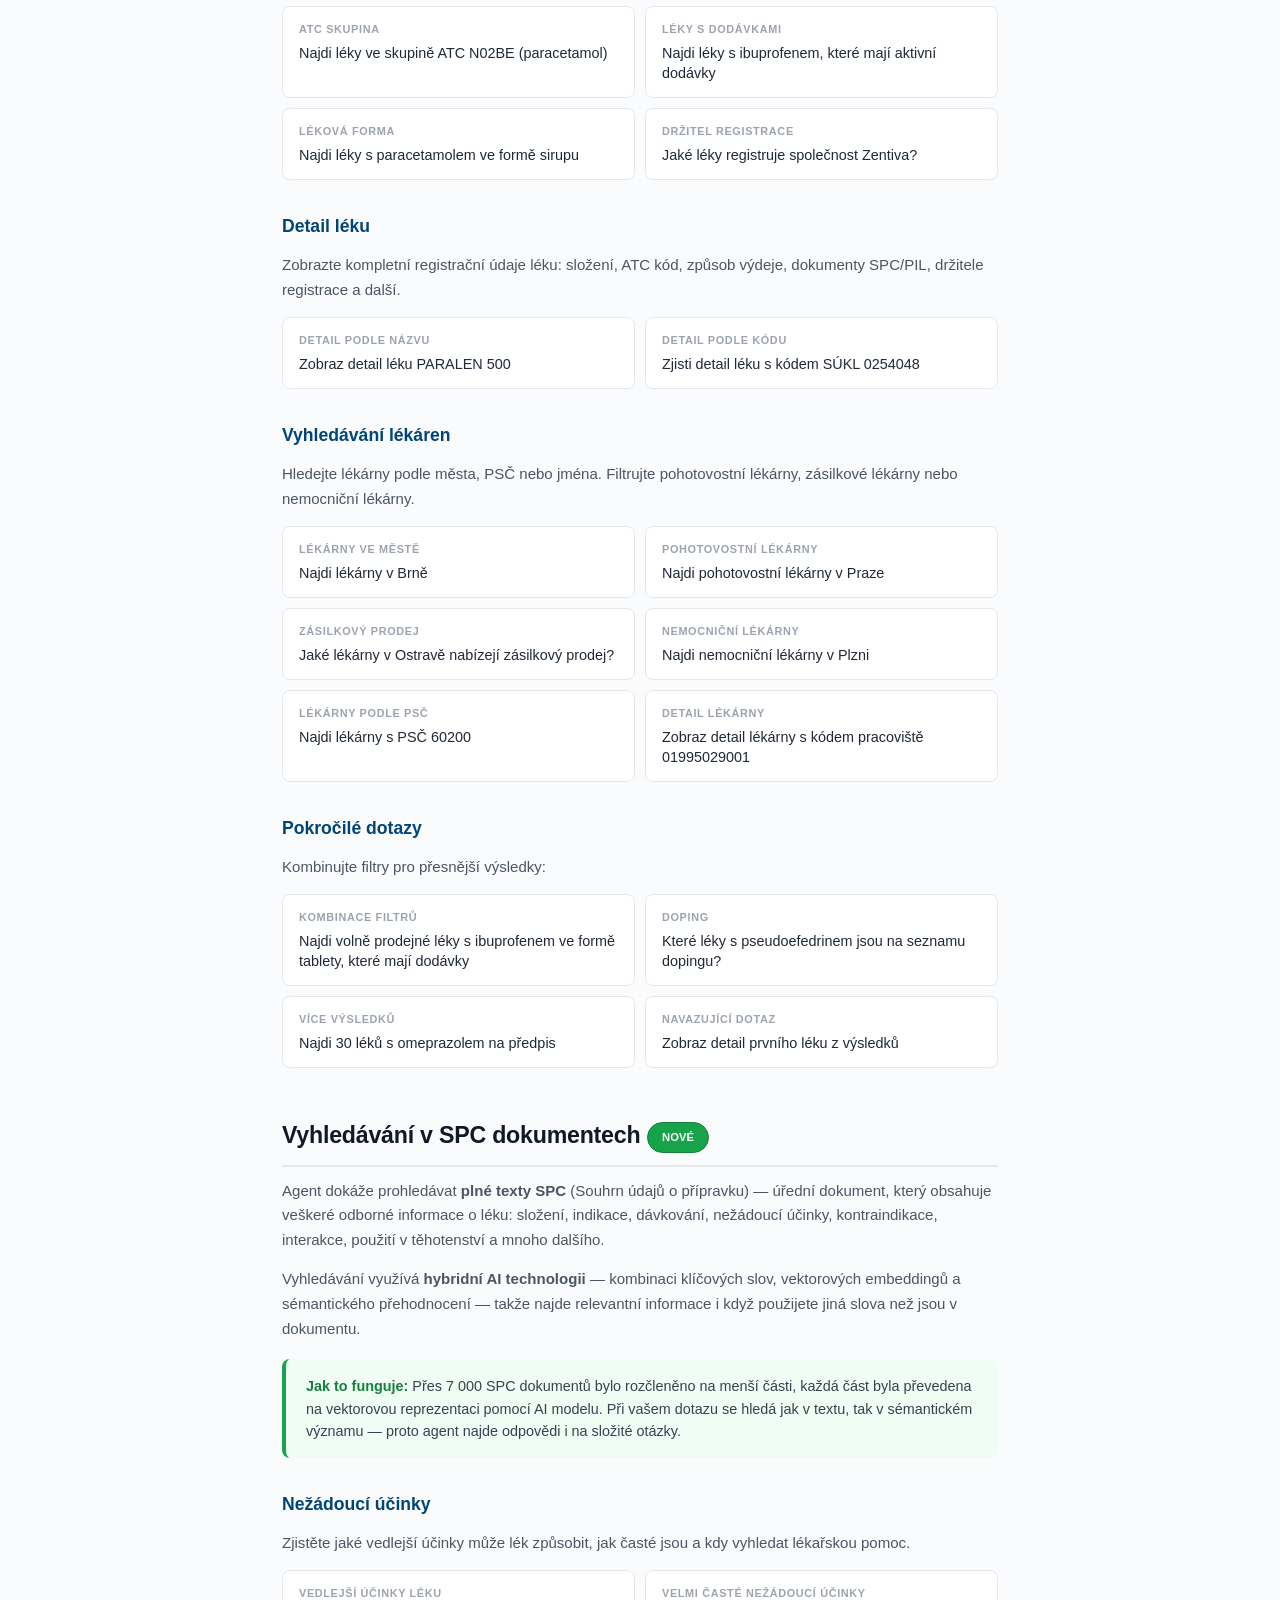
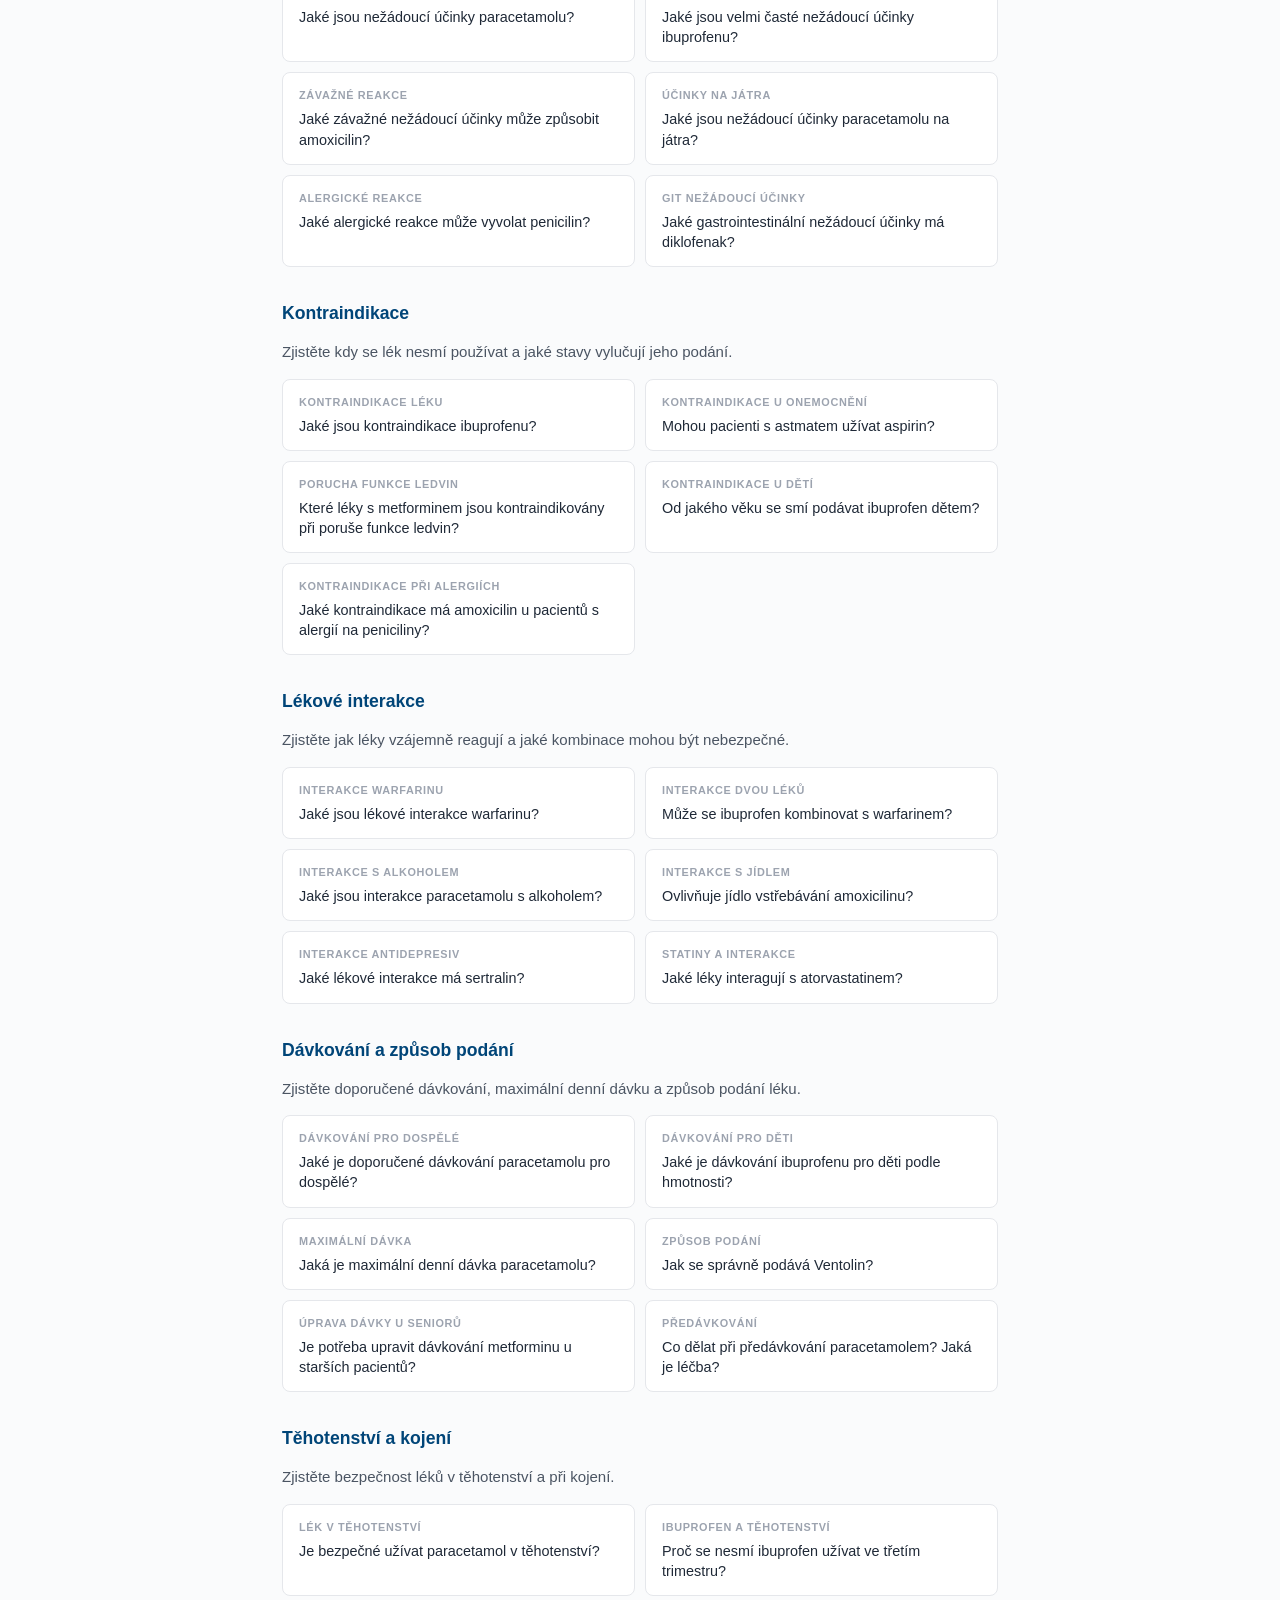
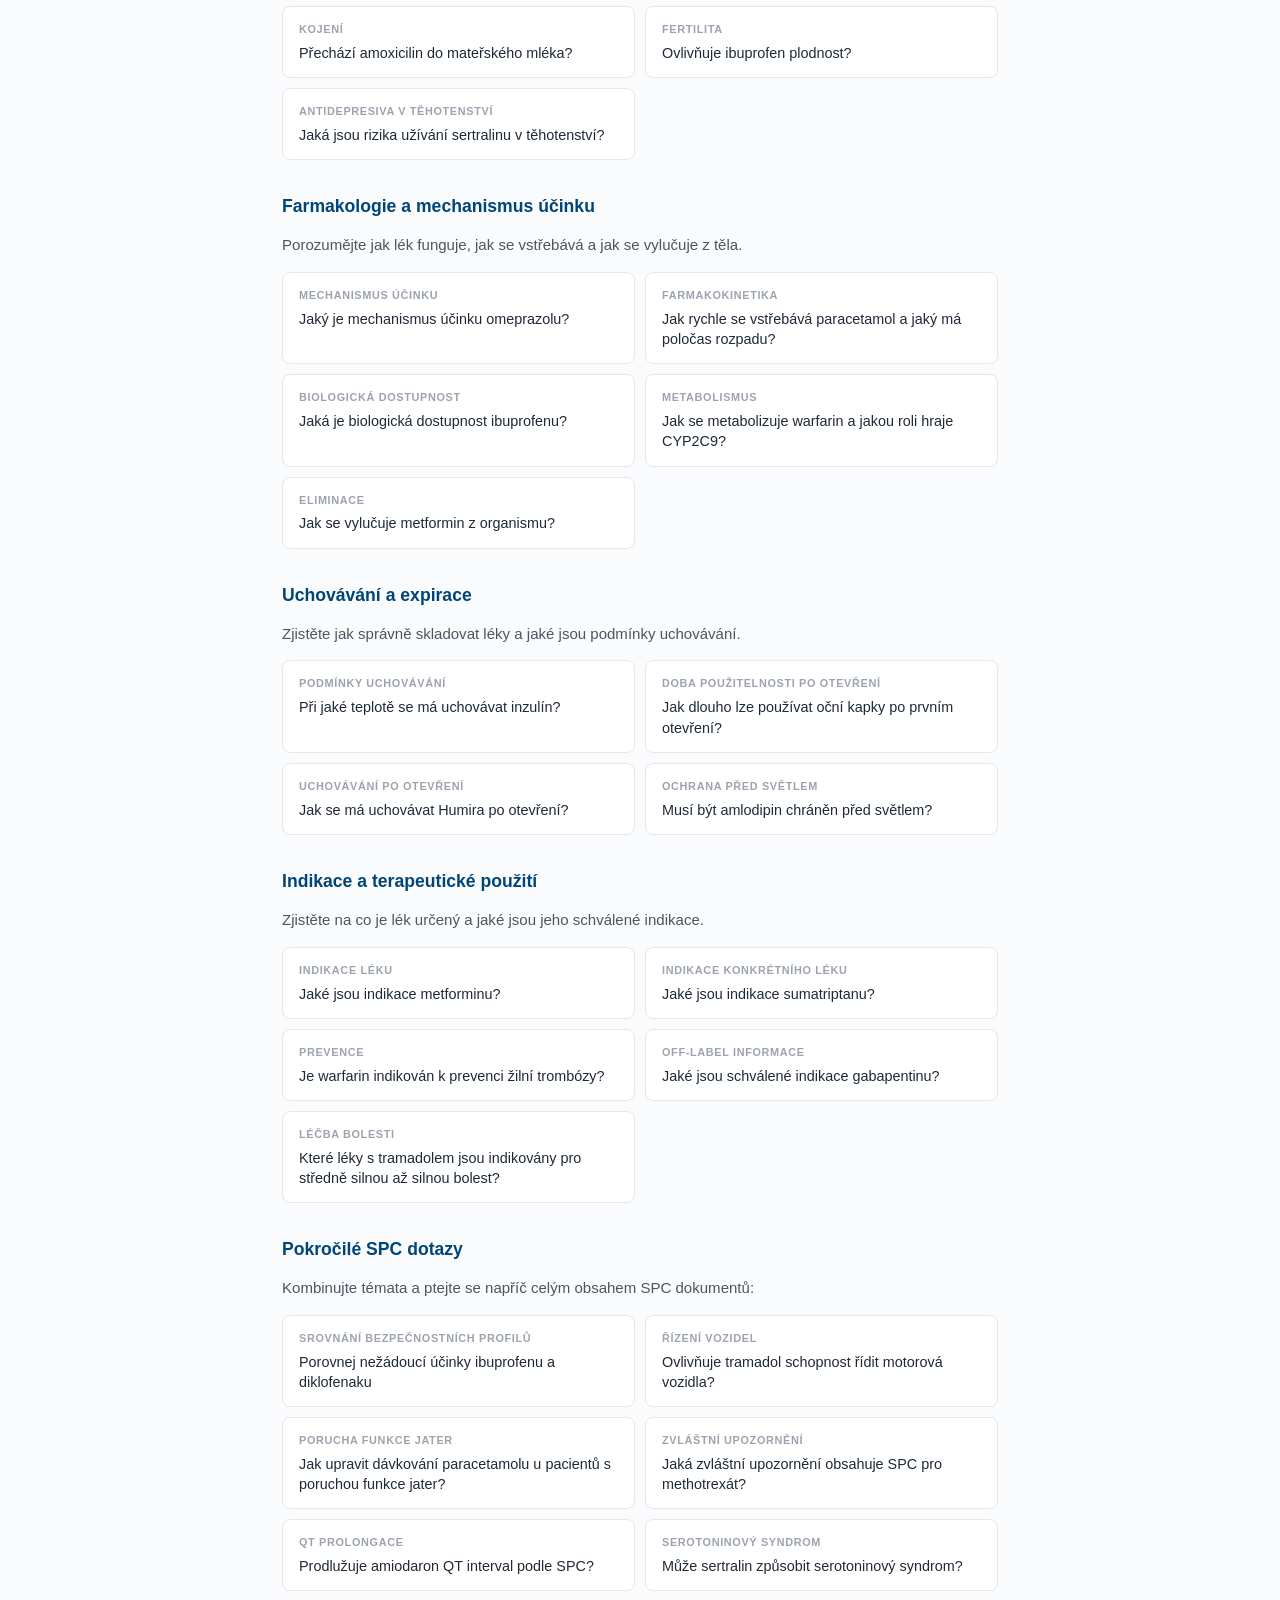
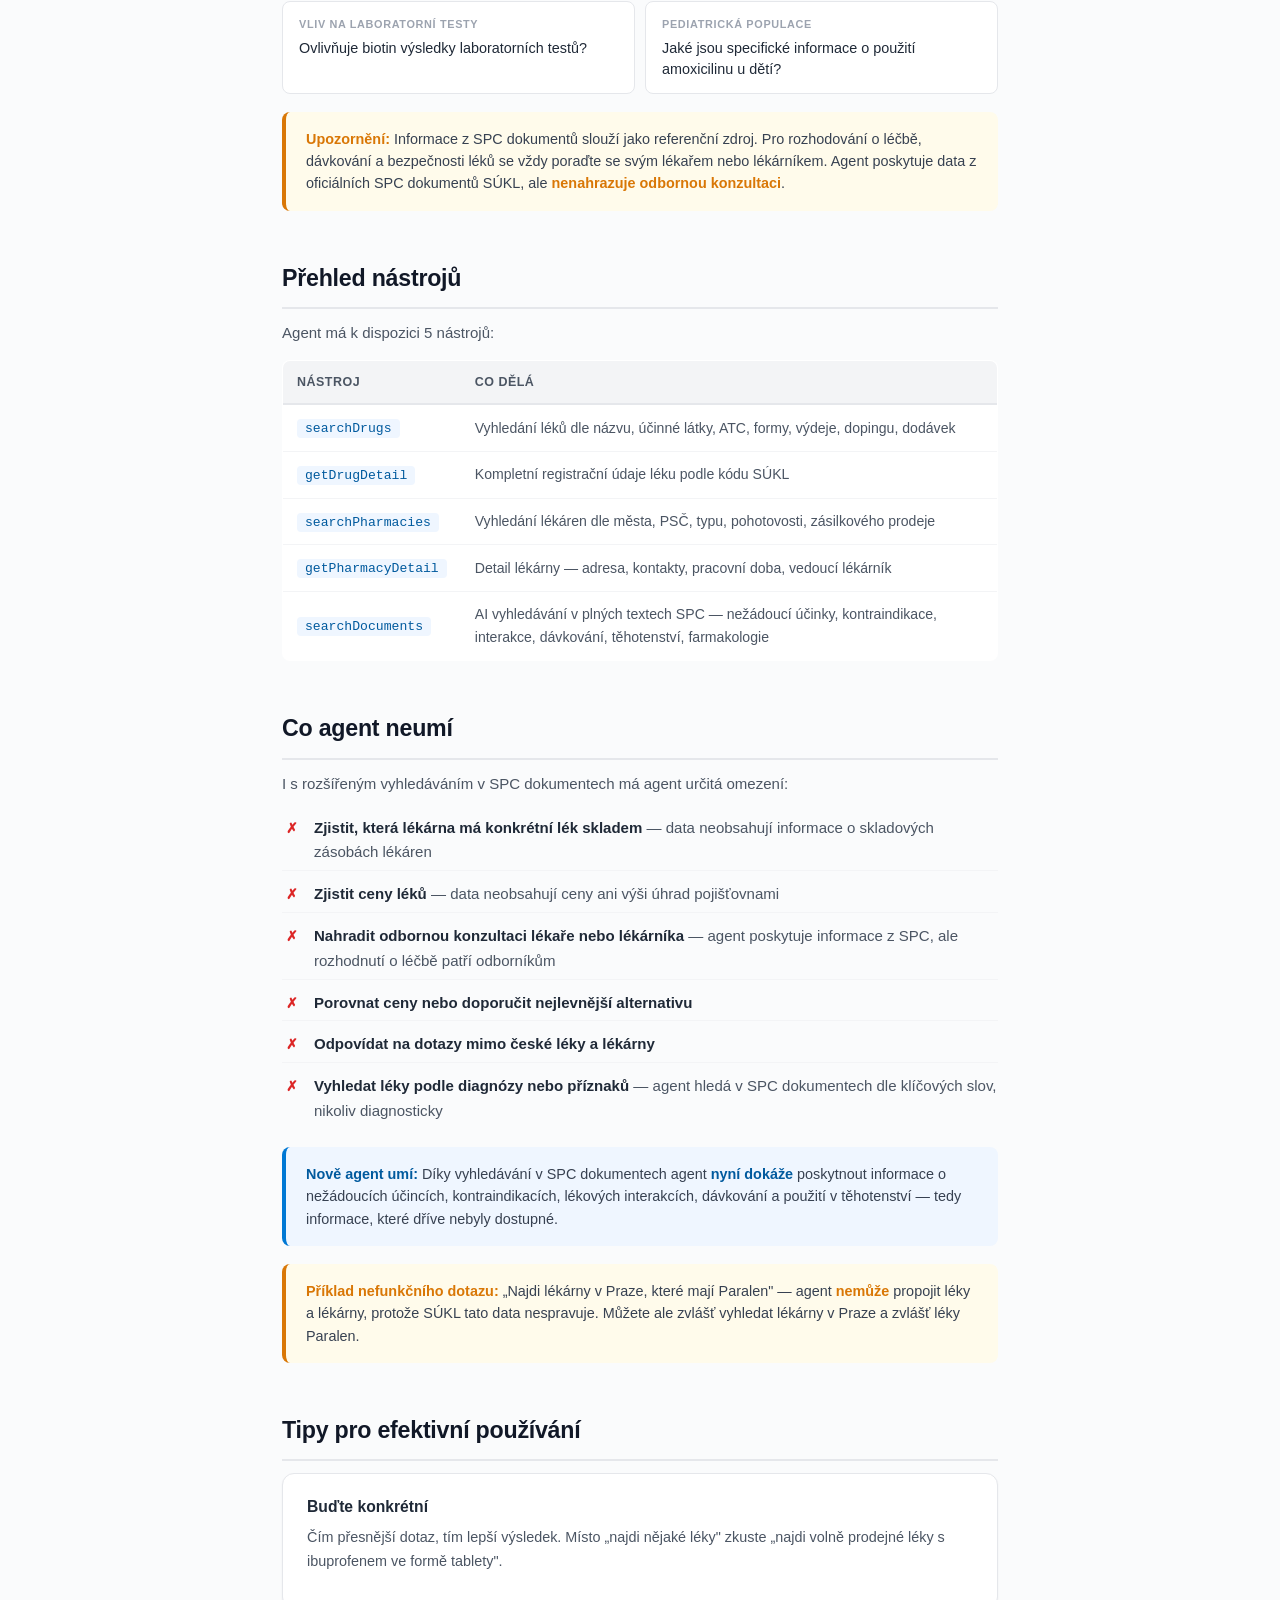
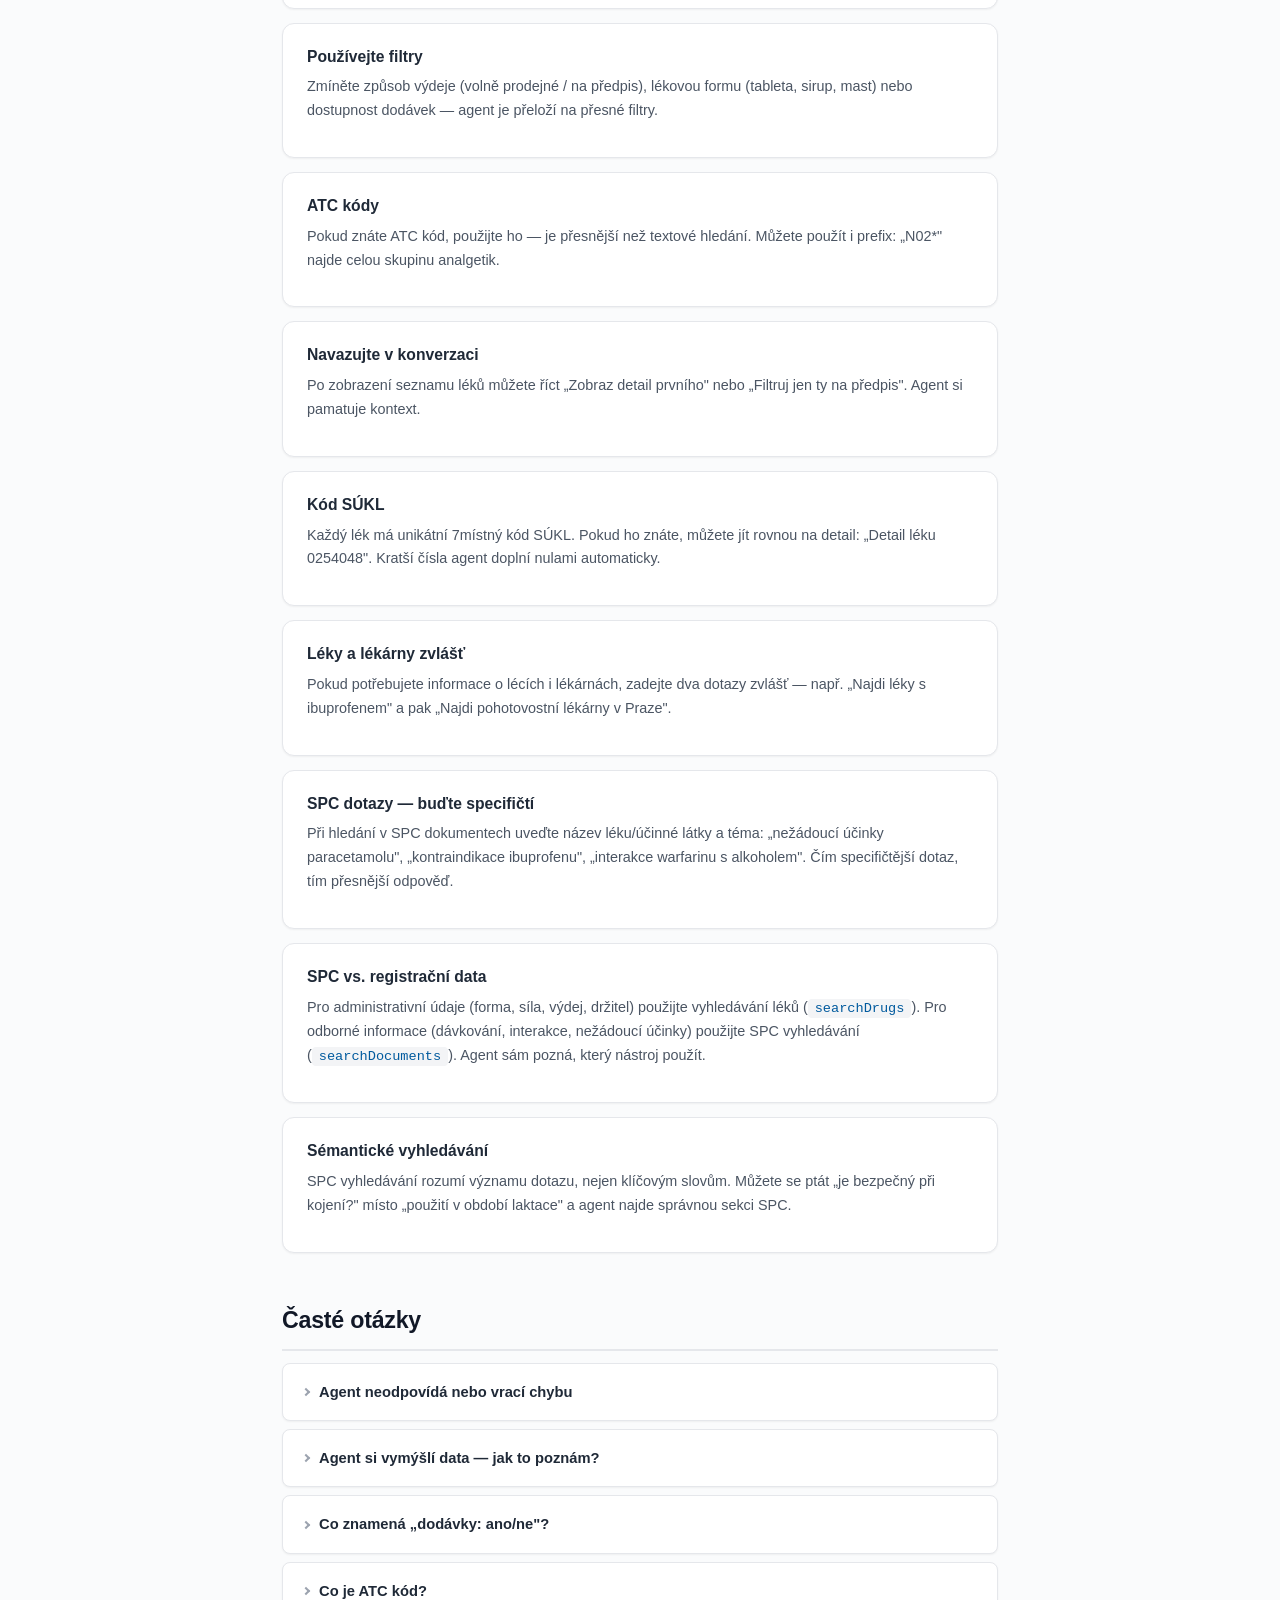
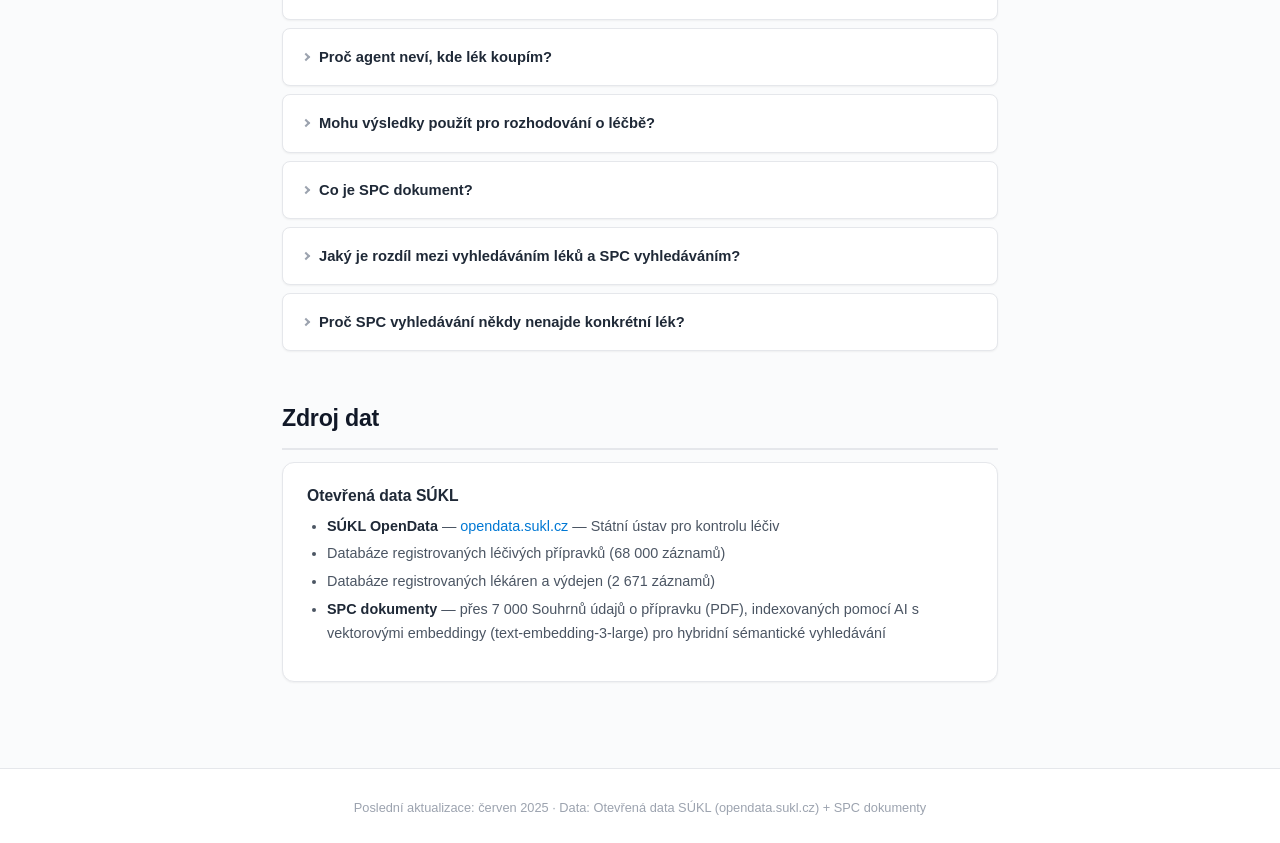
<file: user-guide.html>
<!DOCTYPE html>
<html lang="cs">
<head>
    <meta charset="UTF-8">
    <meta name="viewport" content="width=device-width, initial-scale=1.0">
    <title>Uživatelský návod — SÚKL Léčiva</title>
    <link rel="stylesheet" href="styles.css">
</head>
<body>
    <div class="demo-warning" style="background:#dc2626;color:#fff;text-align:center;padding:12px 16px;font-weight:700;font-size:0.95rem;">⚠️ Tento agent slouží výhradně pro demonstrační účely. Není určen pro produkční použití a může být kdykoli bez upozornění vypnut. Kontakt: ondrej.stefka@gmail.com</div>
    <header class="site-header">
        <div class="container header-center">
            <h1>SÚKL Léčiva</h1>
            <p class="subtitle">Uživatelský návod k agentovi pro vyhledávání léků a lékáren v M365 Copilot</p>
            <div class="badge-row">
                <span class="badge">68 000 léků</span>
                <span class="badge">2 671 lékáren</span>
                <span class="badge">7 000+ SPC dokumentů</span>
                <span class="badge">SÚKL OpenData</span>
            </div>
            <a href="index.html" class="back-link">&larr; Zpět na přehled agentů</a>
        </div>
    </header>

    <article>
        <div class="container-narrow">

            <h2>Co je SÚKL Léčiva?</h2>
            <p>
                <strong>SÚKL Léčiva</strong> je agent pro M365 Copilot, který vám umožní vyhledávat informace
                o léčivých přípravcích a lékárnách registrovaných v České republice. Místo procházení
                webových stránek SÚKL se stačí zeptat přirozeným jazykem.
            </p>
            <p>
                Agent nově umí prohledávat <strong>plné texty SPC dokumentů</strong>
                (Souhrn údajů o přípravku) pomocí AI — díky vektorovému a sémantickému vyhledávání
                dokáže najít přesné informace o nežádoucích účincích, kontraindikacích, lékových
                interakcích, dávkování, použití v těhotenství a mnoho dalšího.
            </p>
            <p>Agent čerpá data ze dvou zdrojů:</p>
            <ul>
                <li><strong>SÚKL OpenData</strong> (<a href="https://opendata.sukl.cz" target="_blank">opendata.sukl.cz</a>) — registrace léčivých přípravků a registrace lékáren</li>
                <li><strong>SPC dokumenty</strong> — přes 7 000 plných textů Souhrnů údajů o přípravku (SPC), indexovaných pomocí AI s vektorovými embeddingy</li>
            </ul>

            <div class="callout callout-tip">
                <strong>Agent si nevymýšlí.</strong> Všechna data pocházejí z otevřených dat SÚKL. Pokud informaci nenajde, řekne vám to — místo toho, aby si ji vymyslel.
            </div>

            <h2>Jak začít</h2>
            <ol>
                <li>Otevřete <strong>M365 Copilot</strong> na webu <a href="https://m365.cloud.microsoft/chat" target="_blank">m365.cloud.microsoft/chat</a></li>
                <li>V <strong>levém panelu</strong> najděte agenta <strong>SÚKL Léčiva</strong> — kliknutím na něj přepnete konverzaci přímo na agenta</li>
                <li>Alternativně můžete do pole pro zprávy napsat <strong>@SÚKL Léčiva</strong> a za zmínkou zadat svůj dotaz</li>
                <li>Agent zavolá příslušné API a vrátí vám strukturovanou odpověď</li>
            </ol>

            <div class="callout callout-info">
                <strong>Důležité:</strong> Agent je dostupný <strong>výhradně v prostředí M365 Copilot</strong>. Najdete ho v levém panelu Copilotu nebo ho zavolejte přes <strong>@SÚKL Léčiva</strong>. Pokud napíšete dotaz do obecného Copilotu bez zmínky agenta, nedostanete data ze SÚKL.
            </div>

            <h2>Co agent umí</h2>

            <h3>Vyhledávání léků</h3>
            <p>Hledejte léky podle názvu, účinné látky, ATC kódu nebo držitele registrace. Filtrujte podle způsobu výdeje, dostupnosti nebo lékové formy.</p>
            <div class="prompt-grid">
                <div class="prompt" onclick="copyPrompt(this)">
                    <div class="prompt-label">Hledání podle názvu</div>
                    <div class="prompt-text">Najdi léky s názvem Paralen</div>
                    <span class="copy-hint">kopírovat</span>
                </div>
                <div class="prompt" onclick="copyPrompt(this)">
                    <div class="prompt-label">Hledání podle účinné látky</div>
                    <div class="prompt-text">Najdi léky s účinnou látkou ibuprofen</div>
                    <span class="copy-hint">kopírovat</span>
                </div>
                <div class="prompt" onclick="copyPrompt(this)">
                    <div class="prompt-label">Volně prodejné léky</div>
                    <div class="prompt-text">Najdi volně prodejné léky s paracetamolem</div>
                    <span class="copy-hint">kopírovat</span>
                </div>
                <div class="prompt" onclick="copyPrompt(this)">
                    <div class="prompt-label">Léky na předpis</div>
                    <div class="prompt-text">Jaké léky s metforminem jsou na předpis?</div>
                    <span class="copy-hint">kopírovat</span>
                </div>
                <div class="prompt" onclick="copyPrompt(this)">
                    <div class="prompt-label">ATC skupina</div>
                    <div class="prompt-text">Najdi léky ve skupině ATC N02BE (paracetamol)</div>
                    <span class="copy-hint">kopírovat</span>
                </div>
                <div class="prompt" onclick="copyPrompt(this)">
                    <div class="prompt-label">Léky s dodávkami</div>
                    <div class="prompt-text">Najdi léky s ibuprofenem, které mají aktivní dodávky</div>
                    <span class="copy-hint">kopírovat</span>
                </div>
                <div class="prompt" onclick="copyPrompt(this)">
                    <div class="prompt-label">Léková forma</div>
                    <div class="prompt-text">Najdi léky s paracetamolem ve formě sirupu</div>
                    <span class="copy-hint">kopírovat</span>
                </div>
                <div class="prompt" onclick="copyPrompt(this)">
                    <div class="prompt-label">Držitel registrace</div>
                    <div class="prompt-text">Jaké léky registruje společnost Zentiva?</div>
                    <span class="copy-hint">kopírovat</span>
                </div>
            </div>

            <h3>Detail léku</h3>
            <p>Zobrazte kompletní registrační údaje léku: složení, ATC kód, způsob výdeje, dokumenty SPC/PIL, držitele registrace a další.</p>
            <div class="prompt-grid">
                <div class="prompt" onclick="copyPrompt(this)">
                    <div class="prompt-label">Detail podle názvu</div>
                    <div class="prompt-text">Zobraz detail léku PARALEN 500</div>
                    <span class="copy-hint">kopírovat</span>
                </div>
                <div class="prompt" onclick="copyPrompt(this)">
                    <div class="prompt-label">Detail podle kódu</div>
                    <div class="prompt-text">Zjisti detail léku s kódem SÚKL 0254048</div>
                    <span class="copy-hint">kopírovat</span>
                </div>
            </div>

            <h3>Vyhledávání lékáren</h3>
            <p>Hledejte lékárny podle města, PSČ nebo jména. Filtrujte pohotovostní lékárny, zásilkové lékárny nebo nemocniční lékárny.</p>
            <div class="prompt-grid">
                <div class="prompt" onclick="copyPrompt(this)">
                    <div class="prompt-label">Lékárny ve městě</div>
                    <div class="prompt-text">Najdi lékárny v Brně</div>
                    <span class="copy-hint">kopírovat</span>
                </div>
                <div class="prompt" onclick="copyPrompt(this)">
                    <div class="prompt-label">Pohotovostní lékárny</div>
                    <div class="prompt-text">Najdi pohotovostní lékárny v Praze</div>
                    <span class="copy-hint">kopírovat</span>
                </div>
                <div class="prompt" onclick="copyPrompt(this)">
                    <div class="prompt-label">Zásilkový prodej</div>
                    <div class="prompt-text">Jaké lékárny v Ostravě nabízejí zásilkový prodej?</div>
                    <span class="copy-hint">kopírovat</span>
                </div>
                <div class="prompt" onclick="copyPrompt(this)">
                    <div class="prompt-label">Nemocniční lékárny</div>
                    <div class="prompt-text">Najdi nemocniční lékárny v Plzni</div>
                    <span class="copy-hint">kopírovat</span>
                </div>
                <div class="prompt" onclick="copyPrompt(this)">
                    <div class="prompt-label">Lékárny podle PSČ</div>
                    <div class="prompt-text">Najdi lékárny s PSČ 60200</div>
                    <span class="copy-hint">kopírovat</span>
                </div>
                <div class="prompt" onclick="copyPrompt(this)">
                    <div class="prompt-label">Detail lékárny</div>
                    <div class="prompt-text">Zobraz detail lékárny s kódem pracoviště 01995029001</div>
                    <span class="copy-hint">kopírovat</span>
                </div>
            </div>

            <h3>Pokročilé dotazy</h3>
            <p>Kombinujte filtry pro přesnější výsledky:</p>
            <div class="prompt-grid">
                <div class="prompt" onclick="copyPrompt(this)">
                    <div class="prompt-label">Kombinace filtrů</div>
                    <div class="prompt-text">Najdi volně prodejné léky s ibuprofenem ve formě tablety, které mají dodávky</div>
                    <span class="copy-hint">kopírovat</span>
                </div>
                <div class="prompt" onclick="copyPrompt(this)">
                    <div class="prompt-label">Doping</div>
                    <div class="prompt-text">Které léky s pseudoefedrinem jsou na seznamu dopingu?</div>
                    <span class="copy-hint">kopírovat</span>
                </div>
                <div class="prompt" onclick="copyPrompt(this)">
                    <div class="prompt-label">Více výsledků</div>
                    <div class="prompt-text">Najdi 30 léků s omeprazolem na předpis</div>
                    <span class="copy-hint">kopírovat</span>
                </div>
                <div class="prompt" onclick="copyPrompt(this)">
                    <div class="prompt-label">Navazující dotaz</div>
                    <div class="prompt-text">Zobraz detail prvního léku z výsledků</div>
                    <span class="copy-hint">kopírovat</span>
                </div>
            </div>

            <h2>Vyhledávání v SPC dokumentech <span class="badge" style="font-size:0.7rem;vertical-align:middle;background:var(--green-600);border-color:var(--green-700);">NOVÉ</span></h2>
            <p>
                Agent dokáže prohledávat <strong>plné texty SPC</strong> (Souhrn údajů o přípravku) —
                úřední dokument, který obsahuje veškeré odborné informace o léku: složení, indikace,
                dávkování, nežádoucí účinky, kontraindikace, interakce, použití v těhotenství a mnoho dalšího.
            </p>
            <p>
                Vyhledávání využívá <strong>hybridní AI technologii</strong> — kombinaci klíčových slov,
                vektorových embeddingů a sémantického přehodnocení — takže najde relevantní informace
                i když použijete jiná slova než jsou v dokumentu.
            </p>

            <div class="callout callout-tip">
                <strong>Jak to funguje:</strong> Přes 7 000 SPC dokumentů bylo rozčleněno na menší části,
                každá část byla převedena na vektorovou reprezentaci pomocí AI modelu. Při vašem dotazu
                se hledá jak v textu, tak v sémantickém významu — proto agent najde odpovědi i na složité otázky.
            </div>

            <h3>Nežádoucí účinky</h3>
            <p>Zjistěte jaké vedlejší účinky může lék způsobit, jak časté jsou a kdy vyhledat lékařskou pomoc.</p>
            <div class="prompt-grid">
                <div class="prompt" onclick="copyPrompt(this)">
                    <div class="prompt-label">Vedlejší účinky léku</div>
                    <div class="prompt-text">Jaké jsou nežádoucí účinky paracetamolu?</div>
                    <span class="copy-hint">kopírovat</span>
                </div>
                <div class="prompt" onclick="copyPrompt(this)">
                    <div class="prompt-label">Velmi časté nežádoucí účinky</div>
                    <div class="prompt-text">Jaké jsou velmi časté nežádoucí účinky ibuprofenu?</div>
                    <span class="copy-hint">kopírovat</span>
                </div>
                <div class="prompt" onclick="copyPrompt(this)">
                    <div class="prompt-label">Závažné reakce</div>
                    <div class="prompt-text">Jaké závažné nežádoucí účinky může způsobit amoxicilin?</div>
                    <span class="copy-hint">kopírovat</span>
                </div>
                <div class="prompt" onclick="copyPrompt(this)">
                    <div class="prompt-label">Účinky na játra</div>
                    <div class="prompt-text">Jaké jsou nežádoucí účinky paracetamolu na játra?</div>
                    <span class="copy-hint">kopírovat</span>
                </div>
                <div class="prompt" onclick="copyPrompt(this)">
                    <div class="prompt-label">Alergické reakce</div>
                    <div class="prompt-text">Jaké alergické reakce může vyvolat penicilin?</div>
                    <span class="copy-hint">kopírovat</span>
                </div>
                <div class="prompt" onclick="copyPrompt(this)">
                    <div class="prompt-label">GIT nežádoucí účinky</div>
                    <div class="prompt-text">Jaké gastrointestinální nežádoucí účinky má diklofenak?</div>
                    <span class="copy-hint">kopírovat</span>
                </div>
            </div>

            <h3>Kontraindikace</h3>
            <p>Zjistěte kdy se lék nesmí používat a jaké stavy vylučují jeho podání.</p>
            <div class="prompt-grid">
                <div class="prompt" onclick="copyPrompt(this)">
                    <div class="prompt-label">Kontraindikace léku</div>
                    <div class="prompt-text">Jaké jsou kontraindikace ibuprofenu?</div>
                    <span class="copy-hint">kopírovat</span>
                </div>
                <div class="prompt" onclick="copyPrompt(this)">
                    <div class="prompt-label">Kontraindikace u onemocnění</div>
                    <div class="prompt-text">Mohou pacienti s astmatem užívat aspirin?</div>
                    <span class="copy-hint">kopírovat</span>
                </div>
                <div class="prompt" onclick="copyPrompt(this)">
                    <div class="prompt-label">Porucha funkce ledvin</div>
                    <div class="prompt-text">Které léky s metforminem jsou kontraindikovány při poruše funkce ledvin?</div>
                    <span class="copy-hint">kopírovat</span>
                </div>
                <div class="prompt" onclick="copyPrompt(this)">
                    <div class="prompt-label">Kontraindikace u dětí</div>
                    <div class="prompt-text">Od jakého věku se smí podávat ibuprofen dětem?</div>
                    <span class="copy-hint">kopírovat</span>
                </div>
                <div class="prompt" onclick="copyPrompt(this)">
                    <div class="prompt-label">Kontraindikace při alergiích</div>
                    <div class="prompt-text">Jaké kontraindikace má amoxicilin u pacientů s alergií na peniciliny?</div>
                    <span class="copy-hint">kopírovat</span>
                </div>
            </div>

            <h3>Lékové interakce</h3>
            <p>Zjistěte jak léky vzájemně reagují a jaké kombinace mohou být nebezpečné.</p>
            <div class="prompt-grid">
                <div class="prompt" onclick="copyPrompt(this)">
                    <div class="prompt-label">Interakce warfarinu</div>
                    <div class="prompt-text">Jaké jsou lékové interakce warfarinu?</div>
                    <span class="copy-hint">kopírovat</span>
                </div>
                <div class="prompt" onclick="copyPrompt(this)">
                    <div class="prompt-label">Interakce dvou léků</div>
                    <div class="prompt-text">Může se ibuprofen kombinovat s warfarinem?</div>
                    <span class="copy-hint">kopírovat</span>
                </div>
                <div class="prompt" onclick="copyPrompt(this)">
                    <div class="prompt-label">Interakce s alkoholem</div>
                    <div class="prompt-text">Jaké jsou interakce paracetamolu s alkoholem?</div>
                    <span class="copy-hint">kopírovat</span>
                </div>
                <div class="prompt" onclick="copyPrompt(this)">
                    <div class="prompt-label">Interakce s jídlem</div>
                    <div class="prompt-text">Ovlivňuje jídlo vstřebávání amoxicilinu?</div>
                    <span class="copy-hint">kopírovat</span>
                </div>
                <div class="prompt" onclick="copyPrompt(this)">
                    <div class="prompt-label">Interakce antidepresiv</div>
                    <div class="prompt-text">Jaké lékové interakce má sertralin?</div>
                    <span class="copy-hint">kopírovat</span>
                </div>
                <div class="prompt" onclick="copyPrompt(this)">
                    <div class="prompt-label">Statiny a interakce</div>
                    <div class="prompt-text">Jaké léky interagují s atorvastatinem?</div>
                    <span class="copy-hint">kopírovat</span>
                </div>
            </div>

            <h3>Dávkování a způsob podání</h3>
            <p>Zjistěte doporučené dávkování, maximální denní dávku a způsob podání léku.</p>
            <div class="prompt-grid">
                <div class="prompt" onclick="copyPrompt(this)">
                    <div class="prompt-label">Dávkování pro dospělé</div>
                    <div class="prompt-text">Jaké je doporučené dávkování paracetamolu pro dospělé?</div>
                    <span class="copy-hint">kopírovat</span>
                </div>
                <div class="prompt" onclick="copyPrompt(this)">
                    <div class="prompt-label">Dávkování pro děti</div>
                    <div class="prompt-text">Jaké je dávkování ibuprofenu pro děti podle hmotnosti?</div>
                    <span class="copy-hint">kopírovat</span>
                </div>
                <div class="prompt" onclick="copyPrompt(this)">
                    <div class="prompt-label">Maximální dávka</div>
                    <div class="prompt-text">Jaká je maximální denní dávka paracetamolu?</div>
                    <span class="copy-hint">kopírovat</span>
                </div>
                <div class="prompt" onclick="copyPrompt(this)">
                    <div class="prompt-label">Způsob podání</div>
                    <div class="prompt-text">Jak se správně podává Ventolin?</div>
                    <span class="copy-hint">kopírovat</span>
                </div>
                <div class="prompt" onclick="copyPrompt(this)">
                    <div class="prompt-label">Úprava dávky u seniorů</div>
                    <div class="prompt-text">Je potřeba upravit dávkování metforminu u starších pacientů?</div>
                    <span class="copy-hint">kopírovat</span>
                </div>
                <div class="prompt" onclick="copyPrompt(this)">
                    <div class="prompt-label">Předávkování</div>
                    <div class="prompt-text">Co dělat při předávkování paracetamolem? Jaká je léčba?</div>
                    <span class="copy-hint">kopírovat</span>
                </div>
            </div>

            <h3>Těhotenství a kojení</h3>
            <p>Zjistěte bezpečnost léků v těhotenství a při kojení.</p>
            <div class="prompt-grid">
                <div class="prompt" onclick="copyPrompt(this)">
                    <div class="prompt-label">Lék v těhotenství</div>
                    <div class="prompt-text">Je bezpečné užívat paracetamol v těhotenství?</div>
                    <span class="copy-hint">kopírovat</span>
                </div>
                <div class="prompt" onclick="copyPrompt(this)">
                    <div class="prompt-label">Ibuprofen a těhotenství</div>
                    <div class="prompt-text">Proč se nesmí ibuprofen užívat ve třetím trimestru?</div>
                    <span class="copy-hint">kopírovat</span>
                </div>
                <div class="prompt" onclick="copyPrompt(this)">
                    <div class="prompt-label">Kojení</div>
                    <div class="prompt-text">Přechází amoxicilin do mateřského mléka?</div>
                    <span class="copy-hint">kopírovat</span>
                </div>
                <div class="prompt" onclick="copyPrompt(this)">
                    <div class="prompt-label">Fertilita</div>
                    <div class="prompt-text">Ovlivňuje ibuprofen plodnost?</div>
                    <span class="copy-hint">kopírovat</span>
                </div>
                <div class="prompt" onclick="copyPrompt(this)">
                    <div class="prompt-label">Antidepresiva v těhotenství</div>
                    <div class="prompt-text">Jaká jsou rizika užívání sertralinu v těhotenství?</div>
                    <span class="copy-hint">kopírovat</span>
                </div>
            </div>

            <h3>Farmakologie a mechanismus účinku</h3>
            <p>Porozumějte jak lék funguje, jak se vstřebává a jak se vylučuje z těla.</p>
            <div class="prompt-grid">
                <div class="prompt" onclick="copyPrompt(this)">
                    <div class="prompt-label">Mechanismus účinku</div>
                    <div class="prompt-text">Jaký je mechanismus účinku omeprazolu?</div>
                    <span class="copy-hint">kopírovat</span>
                </div>
                <div class="prompt" onclick="copyPrompt(this)">
                    <div class="prompt-label">Farmakokinetika</div>
                    <div class="prompt-text">Jak rychle se vstřebává paracetamol a jaký má poločas rozpadu?</div>
                    <span class="copy-hint">kopírovat</span>
                </div>
                <div class="prompt" onclick="copyPrompt(this)">
                    <div class="prompt-label">Biologická dostupnost</div>
                    <div class="prompt-text">Jaká je biologická dostupnost ibuprofenu?</div>
                    <span class="copy-hint">kopírovat</span>
                </div>
                <div class="prompt" onclick="copyPrompt(this)">
                    <div class="prompt-label">Metabolismus</div>
                    <div class="prompt-text">Jak se metabolizuje warfarin a jakou roli hraje CYP2C9?</div>
                    <span class="copy-hint">kopírovat</span>
                </div>
                <div class="prompt" onclick="copyPrompt(this)">
                    <div class="prompt-label">Eliminace</div>
                    <div class="prompt-text">Jak se vylučuje metformin z organismu?</div>
                    <span class="copy-hint">kopírovat</span>
                </div>
            </div>

            <h3>Uchovávání a expirace</h3>
            <p>Zjistěte jak správně skladovat léky a jaké jsou podmínky uchovávání.</p>
            <div class="prompt-grid">
                <div class="prompt" onclick="copyPrompt(this)">
                    <div class="prompt-label">Podmínky uchovávání</div>
                    <div class="prompt-text">Při jaké teplotě se má uchovávat inzulín?</div>
                    <span class="copy-hint">kopírovat</span>
                </div>
                <div class="prompt" onclick="copyPrompt(this)">
                    <div class="prompt-label">Doba použitelnosti po otevření</div>
                    <div class="prompt-text">Jak dlouho lze používat oční kapky po prvním otevření?</div>
                    <span class="copy-hint">kopírovat</span>
                </div>
                <div class="prompt" onclick="copyPrompt(this)">
                    <div class="prompt-label">Uchovávání po otevření</div>
                    <div class="prompt-text">Jak se má uchovávat Humira po otevření?</div>
                    <span class="copy-hint">kopírovat</span>
                </div>
                <div class="prompt" onclick="copyPrompt(this)">
                    <div class="prompt-label">Ochrana před světlem</div>
                    <div class="prompt-text">Musí být amlodipin chráněn před světlem?</div>
                    <span class="copy-hint">kopírovat</span>
                </div>
            </div>

            <h3>Indikace a terapeutické použití</h3>
            <p>Zjistěte na co je lék určený a jaké jsou jeho schválené indikace.</p>
            <div class="prompt-grid">
                <div class="prompt" onclick="copyPrompt(this)">
                    <div class="prompt-label">Indikace léku</div>
                    <div class="prompt-text">Jaké jsou indikace metforminu?</div>
                    <span class="copy-hint">kopírovat</span>
                </div>
                <div class="prompt" onclick="copyPrompt(this)">
                    <div class="prompt-label">Indikace konkrétního léku</div>
                    <div class="prompt-text">Jaké jsou indikace sumatriptanu?</div>
                    <span class="copy-hint">kopírovat</span>
                </div>
                <div class="prompt" onclick="copyPrompt(this)">
                    <div class="prompt-label">Prevence</div>
                    <div class="prompt-text">Je warfarin indikován k prevenci žilní trombózy?</div>
                    <span class="copy-hint">kopírovat</span>
                </div>
                <div class="prompt" onclick="copyPrompt(this)">
                    <div class="prompt-label">Off-label informace</div>
                    <div class="prompt-text">Jaké jsou schválené indikace gabapentinu?</div>
                    <span class="copy-hint">kopírovat</span>
                </div>
                <div class="prompt" onclick="copyPrompt(this)">
                    <div class="prompt-label">Léčba bolesti</div>
                    <div class="prompt-text">Které léky s tramadolem jsou indikovány pro středně silnou až silnou bolest?</div>
                    <span class="copy-hint">kopírovat</span>
                </div>
            </div>

            <h3>Pokročilé SPC dotazy</h3>
            <p>Kombinujte témata a ptejte se napříč celým obsahem SPC dokumentů:</p>
            <div class="prompt-grid">
                <div class="prompt" onclick="copyPrompt(this)">
                    <div class="prompt-label">Srovnání bezpečnostních profilů</div>
                    <div class="prompt-text">Porovnej nežádoucí účinky ibuprofenu a diklofenaku</div>
                    <span class="copy-hint">kopírovat</span>
                </div>
                <div class="prompt" onclick="copyPrompt(this)">
                    <div class="prompt-label">Řízení vozidel</div>
                    <div class="prompt-text">Ovlivňuje tramadol schopnost řídit motorová vozidla?</div>
                    <span class="copy-hint">kopírovat</span>
                </div>
                <div class="prompt" onclick="copyPrompt(this)">
                    <div class="prompt-label">Porucha funkce jater</div>
                    <div class="prompt-text">Jak upravit dávkování paracetamolu u pacientů s poruchou funkce jater?</div>
                    <span class="copy-hint">kopírovat</span>
                </div>
                <div class="prompt" onclick="copyPrompt(this)">
                    <div class="prompt-label">Zvláštní upozornění</div>
                    <div class="prompt-text">Jaká zvláštní upozornění obsahuje SPC pro methotrexát?</div>
                    <span class="copy-hint">kopírovat</span>
                </div>
                <div class="prompt" onclick="copyPrompt(this)">
                    <div class="prompt-label">QT prolongace</div>
                    <div class="prompt-text">Prodlužuje amiodaron QT interval podle SPC?</div>
                    <span class="copy-hint">kopírovat</span>
                </div>
                <div class="prompt" onclick="copyPrompt(this)">
                    <div class="prompt-label">Serotoninový syndrom</div>
                    <div class="prompt-text">Může sertralin způsobit serotoninový syndrom?</div>
                    <span class="copy-hint">kopírovat</span>
                </div>
                <div class="prompt" onclick="copyPrompt(this)">
                    <div class="prompt-label">Vliv na laboratorní testy</div>
                    <div class="prompt-text">Ovlivňuje biotin výsledky laboratorních testů?</div>
                    <span class="copy-hint">kopírovat</span>
                </div>
                <div class="prompt" onclick="copyPrompt(this)">
                    <div class="prompt-label">Pediatrická populace</div>
                    <div class="prompt-text">Jaké jsou specifické informace o použití amoxicilinu u dětí?</div>
                    <span class="copy-hint">kopírovat</span>
                </div>
            </div>

            <div class="callout callout-warn">
                <strong>Upozornění:</strong> Informace z SPC dokumentů slouží jako referenční zdroj.
                Pro rozhodování o léčbě, dávkování a bezpečnosti léků se vždy poraďte se svým lékařem nebo lékárníkem.
                Agent poskytuje data z oficiálních SPC dokumentů SÚKL, ale <strong>nenahrazuje odbornou konzultaci</strong>.
            </div>

            <h2>Přehled nástrojů</h2>
            <p>Agent má k dispozici 5 nástrojů:</p>
            <table>
                <thead><tr><th>Nástroj</th><th>Co dělá</th></tr></thead>
                <tbody>
                    <tr><td><code>searchDrugs</code></td><td>Vyhledání léků dle názvu, účinné látky, ATC, formy, výdeje, dopingu, dodávek</td></tr>
                    <tr><td><code>getDrugDetail</code></td><td>Kompletní registrační údaje léku podle kódu SÚKL</td></tr>
                    <tr><td><code>searchPharmacies</code></td><td>Vyhledání lékáren dle města, PSČ, typu, pohotovosti, zásilkového prodeje</td></tr>
                    <tr><td><code>getPharmacyDetail</code></td><td>Detail lékárny — adresa, kontakty, pracovní doba, vedoucí lékárník</td></tr>
                    <tr><td><code>searchDocuments</code></td><td>AI vyhledávání v plných textech SPC — nežádoucí účinky, kontraindikace, interakce, dávkování, těhotenství, farmakologie</td></tr>
                </tbody>
            </table>

            <h2>Co agent neumí</h2>
            <p>I s rozšířeným vyhledáváním v SPC dokumentech má agent určitá omezení:</p>

            <ul class="feature-list">
                <li class="no"><strong>Zjistit, která lékárna má konkrétní lék skladem</strong> — data neobsahují informace o skladových zásobách lékáren</li>
                <li class="no"><strong>Zjistit ceny léků</strong> — data neobsahují ceny ani výši úhrad pojišťovnami</li>
                <li class="no"><strong>Nahradit odbornou konzultaci lékaře nebo lékárníka</strong> — agent poskytuje informace z SPC, ale rozhodnutí o léčbě patří odborníkům</li>
                <li class="no"><strong>Porovnat ceny nebo doporučit nejlevnější alternativu</strong></li>
                <li class="no"><strong>Odpovídat na dotazy mimo české léky a lékárny</strong></li>
                <li class="no"><strong>Vyhledat léky podle diagnózy nebo příznaků</strong> — agent hledá v SPC dokumentech dle klíčových slov, nikoliv diagnosticky</li>
            </ul>

            <div class="callout callout-info">
                <strong>Nově agent umí:</strong> Díky vyhledávání v SPC dokumentech agent <strong>nyní dokáže</strong>
                poskytnout informace o nežádoucích účincích, kontraindikacích, lékových interakcích, dávkování
                a použití v těhotenství — tedy informace, které dříve nebyly dostupné.
            </div>

            <div class="callout callout-warn">
                <strong>Příklad nefunkčního dotazu:</strong> „Najdi lékárny v Praze, které mají Paralen" — agent <strong>nemůže</strong> propojit léky a lékárny, protože SÚKL tato data nespravuje. Můžete ale zvlášť vyhledat lékárny v Praze a zvlášť léky Paralen.
            </div>

            <h2>Tipy pro efektivní používání</h2>

            <div class="card">
                <div class="card-title">Buďte konkrétní</div>
                <p>Čím přesnější dotaz, tím lepší výsledek. Místo „najdi nějaké léky" zkuste „najdi volně prodejné léky s ibuprofenem ve formě tablety".</p>
            </div>

            <div class="card">
                <div class="card-title">Používejte filtry</div>
                <p>Zmíněte způsob výdeje (volně prodejné / na předpis), lékovou formu (tableta, sirup, mast) nebo dostupnost dodávek — agent je přeloží na přesné filtry.</p>
            </div>

            <div class="card">
                <div class="card-title">ATC kódy</div>
                <p>Pokud znáte ATC kód, použijte ho — je přesnější než textové hledání. Můžete použít i prefix: „N02*" najde celou skupinu analgetik.</p>
            </div>

            <div class="card">
                <div class="card-title">Navazujte v konverzaci</div>
                <p>Po zobrazení seznamu léků můžete říct „Zobraz detail prvního" nebo „Filtruj jen ty na předpis". Agent si pamatuje kontext.</p>
            </div>

            <div class="card">
                <div class="card-title">Kód SÚKL</div>
                <p>Každý lék má unikátní 7místný kód SÚKL. Pokud ho znáte, můžete jít rovnou na detail: „Detail léku 0254048". Kratší čísla agent doplní nulami automaticky.</p>
            </div>

            <div class="card">
                <div class="card-title">Léky a lékárny zvlášť</div>
                <p>Pokud potřebujete informace o lécích i lékárnách, zadejte dva dotazy zvlášť — např. „Najdi léky s ibuprofenem" a pak „Najdi pohotovostní lékárny v Praze".</p>
            </div>

            <div class="card">
                <div class="card-title">SPC dotazy — buďte specifičtí</div>
                <p>Při hledání v SPC dokumentech uveďte název léku/účinné látky a téma: „nežádoucí účinky paracetamolu", „kontraindikace ibuprofenu", „interakce warfarinu s alkoholem". Čím specifičtější dotaz, tím přesnější odpověď.</p>
            </div>

            <div class="card">
                <div class="card-title">SPC vs. registrační data</div>
                <p>Pro administrativní údaje (forma, síla, výdej, držitel) použijte vyhledávání léků (<code>searchDrugs</code>). Pro odborné informace (dávkování, interakce, nežádoucí účinky) použijte SPC vyhledávání (<code>searchDocuments</code>). Agent sám pozná, který nástroj použít.</p>
            </div>

            <div class="card">
                <div class="card-title">Sémantické vyhledávání</div>
                <p>SPC vyhledávání rozumí významu dotazu, nejen klíčovým slovům. Můžete se ptát „je bezpečný při kojení?" místo „použití v období laktace" a agent najde správnou sekci SPC.</p>
            </div>

            <h2>Časté otázky</h2>

            <details>
                <summary>Agent neodpovídá nebo vrací chybu</summary>
                <div class="detail-body">
                    <p>Možné příčiny:</p>
                    <ul>
                        <li><strong>Backend se probouzí</strong> — po delší neaktivitě může proxy potřebovat pár sekund na start.</li>
                        <li><strong>Dočasný výpadek</strong> — Azure služby mohou být krátkodobě nedostupné.</li>
                    </ul>
                    <p>Zkuste dotaz zopakovat za minutu. Pokud problém přetrvává, kontaktujte správce.</p>
                </div>
            </details>

            <details>
                <summary>Agent si vymýšlí data — jak to poznám?</summary>
                <div class="detail-body">
                    <p>Agent je nastavený tak, aby čerpal <strong>pouze z API SÚKL</strong>. Pokud odpověď obsahuje tabulku s kódy SÚKL, ATC kódy a konkrétními údaji, pochází z API. Pokud je odpověď vágní a obecná, agent pravděpodobně API nezavolal.</p>
                    <p><strong>Řešení:</strong> Ujistěte se, že jste agenta zavolali přes <strong>@SÚKL Léčiva</strong> (ne obecný Copilot).</p>
                </div>
            </details>

            <details>
                <summary>Co znamená „dodávky: ano/ne"?</summary>
                <div class="detail-body">
                    <p><strong>Dodávky = ano</strong> znamená, že výrobce/distributor aktuálně dodává lék na český trh. <strong>Dodávky = ne</strong> znamená, že lék je sice registrovaný, ale aktuálně se nedodává — může být dočasně nedostupný nebo stažený z trhu.</p>
                    <p>Můžete filtrovat pomocí: „Najdi léky s ibuprofenem, které mají dodávky."</p>
                </div>
            </details>

            <details>
                <summary>Co je ATC kód?</summary>
                <div class="detail-body">
                    <p>ATC (Anatomicko-terapeuticko-chemický) klasifikační systém třídí léky do skupin podle orgánu, na který působí, a chemické struktury. Například:</p>
                    <ul>
                        <li><strong>N02BE01</strong> — paracetamol (N = nervový systém, 02 = analgetika, BE = anilidy, 01 = paracetamol)</li>
                        <li><strong>M01AE01</strong> — ibuprofen (M = muskuloskeletální systém)</li>
                    </ul>
                    <p>Můžete hledat podle celého kódu nebo prefixu: „N02*" najde všechna analgetika.</p>
                </div>
            </details>

            <details>
                <summary>Proč agent neví, kde lék koupím?</summary>
                <div class="detail-body">
                    <p>Data SÚKL obsahují <strong>registrace</strong> léků (kdo lék zaregistroval, jaké má složení, jak se vydává) a <strong>registrace</strong> lékáren (kde se nachází, kdo je vedoucí lékárník). Tyto dva datasety nejsou nijak propojeny — SÚKL nespravuje informace o tom, které lékárny mají které léky skladem.</p>
                    <p>Pro informace o dostupnosti léků ve vaší lékárně doporučujeme kontaktovat lékárnu přímo.</p>
                </div>
            </details>

            <details>
                <summary>Mohu výsledky použít pro rozhodování o léčbě?</summary>
                <div class="detail-body">
                    <p><strong>Ne.</strong> Agent poskytuje registrační údaje a informace z SPC dokumentů z databáze SÚKL. Pro jakékoli rozhodování o léčbě, dávkování nebo interakcích se obraťte na svého lékaře nebo lékárníka. SPC dokumenty jsou odborné texty určené primárně zdravotnickým pracovníkům.</p>
                </div>
            </details>

            <details>
                <summary>Co je SPC dokument?</summary>
                <div class="detail-body">
                    <p><strong>SPC (Souhrn údajů o přípravku)</strong> je úřední dokument schválený při registraci léku. Obsahuje kompletní odborné informace: složení, indikace, dávkování, kontraindikace, nežádoucí účinky, interakce, farmakokinetiku, podmínky uchovávání a další. Je to hlavní informační zdroj pro lékaře a lékárníky.</p>
                    <p>Agent prohledává přes <strong>7 000 SPC dokumentů</strong> (PDF), které jsou indexovány pomocí AI s vektorovými embeddingy pro přesné sémantické vyhledávání.</p>
                </div>
            </details>

            <details>
                <summary>Jaký je rozdíl mezi vyhledáváním léků a SPC vyhledáváním?</summary>
                <div class="detail-body">
                    <p><strong>Vyhledávání léků</strong> (<code>searchDrugs</code>) hledá v databázi registrací — název, účinná látka, ATC kód, forma, způsob výdeje, držitel. Vrací strukturované údaje.</p>
                    <p><strong>SPC vyhledávání</strong> (<code>searchDocuments</code>) hledá v plných textech SPC dokumentů — nežádoucí účinky, kontraindikace, interakce, dávkování, těhotenství, farmakologie. Využívá AI pro sémantické porozumění dotazu.</p>
                    <p>Agent sám rozpozná, který nástroj je pro váš dotaz vhodnější.</p>
                </div>
            </details>

            <details>
                <summary>Proč SPC vyhledávání někdy nenajde konkrétní lék?</summary>
                <div class="detail-body">
                    <p>SPC ve formě PDF jsou dostupné pro většinu registrovaných léků, ale ne pro všechny. Některé starší přípravky nemusí mít SPC v elektronické podobě. Pokud agent nenajde SPC pro konkrétní lék, zkuste vyhledat registrační údaje pomocí <code>searchDrugs</code> a odkaz na SÚKL detail.</p>
                </div>
            </details>

            <h2>Zdroj dat</h2>
            <div class="card">
                <div class="card-title">Otevřená data SÚKL</div>
                <ul>
                    <li><strong>SÚKL OpenData</strong> — <a href="https://opendata.sukl.cz" target="_blank">opendata.sukl.cz</a> — Státní ústav pro kontrolu léčiv</li>
                    <li>Databáze registrovaných léčivých přípravků (68 000 záznamů)</li>
                    <li>Databáze registrovaných lékáren a výdejen (2 671 záznamů)</li>
                    <li><strong>SPC dokumenty</strong> — přes 7 000 Souhrnů údajů o přípravku (PDF), indexovaných pomocí AI s vektorovými embeddingy (text-embedding-3-large) pro hybridní sémantické vyhledávání</li>
                </ul>
            </div>

        </div>
    </article>

    <footer class="site-footer">
        <div class="container">
            Poslední aktualizace: červen 2025 · Data: Otevřená data SÚKL (opendata.sukl.cz) + SPC dokumenty
        </div>
    </footer>

    <script>
        function copyPrompt(el) {
            const text = el.querySelector('.prompt-text').textContent;
            navigator.clipboard.writeText(text).then(() => {
                el.classList.add('copied');
                el.querySelector('.copy-hint').textContent = '\u2713 zkopírováno';
                setTimeout(() => {
                    el.classList.remove('copied');
                    el.querySelector('.copy-hint').textContent = 'kopírovat';
                }, 1500);
            });
        }
    </script>
</body>
</html>
</file>
<file: styles.css>
/* ═══════════════════════════════════════════════════════════════
   Enterprise Design System — SÚKL Léčiva Agent Documentation
   Professional light theme for enterprise & government audiences
   ═══════════════════════════════════════════════════════════════ */

:root {
  --white: #ffffff;
  --gray-50: #fafbfc;
  --gray-100: #f3f4f6;
  --gray-200: #e5e7eb;
  --gray-300: #d1d5db;
  --gray-400: #9ca3af;
  --gray-500: #6b7280;
  --gray-600: #4b5563;
  --gray-700: #374151;
  --gray-800: #1f2937;
  --gray-900: #111827;

  --blue-50: #eff6ff;
  --blue-100: #dbeafe;
  --blue-500: #0078d4;
  --blue-600: #005a9e;
  --blue-700: #004578;
  --blue-800: #003460;

  --green-50: #f0fdf4;
  --green-600: #16a34a;
  --green-700: #15803d;

  --amber-50: #fffbeb;
  --amber-600: #d97706;

  --red-50: #fef2f2;
  --red-600: #dc2626;

  --radius: 8px;
  --radius-lg: 12px;
  --shadow-sm: 0 1px 2px rgba(0,0,0,0.05);
  --shadow: 0 1px 3px rgba(0,0,0,0.08), 0 1px 2px rgba(0,0,0,0.04);
  --shadow-md: 0 4px 6px rgba(0,0,0,0.06), 0 2px 4px rgba(0,0,0,0.04);
}

/* ─── Reset & Base ──────────────────────────────────────────── */
*, *::before, *::after { margin: 0; padding: 0; box-sizing: border-box; }

body {
  font-family: 'Segoe UI', -apple-system, BlinkMacSystemFont, sans-serif;
  background: var(--gray-50);
  color: var(--gray-800);
  line-height: 1.65;
  -webkit-font-smoothing: antialiased;
}

.container {
  max-width: 960px;
  margin: 0 auto;
  padding: 0 32px;
}

.container-narrow {
  max-width: 780px;
  margin: 0 auto;
  padding: 0 32px;
}

a { color: var(--blue-500); text-decoration: none; }
a:hover { text-decoration: underline; }

/* ─── Header ────────────────────────────────────────────────── */
.site-header {
  background: linear-gradient(135deg, var(--blue-800) 0%, var(--blue-600) 100%);
  color: var(--white);
  padding: 56px 0 48px;
  position: relative;
  overflow: hidden;
}

.site-header::before {
  content: '';
  position: absolute;
  top: -50%;
  right: -10%;
  width: 500px;
  height: 500px;
  background: radial-gradient(circle, rgba(255,255,255,0.06) 0%, transparent 70%);
  border-radius: 50%;
}

.site-header h1 {
  font-size: 2rem;
  font-weight: 700;
  letter-spacing: -0.02em;
  margin-bottom: 8px;
  position: relative;
}

.site-header .subtitle {
  color: rgba(255,255,255,0.8);
  font-size: 1.05rem;
  font-weight: 400;
  max-width: 560px;
  line-height: 1.5;
}

.header-center { text-align: center; }
.header-center .subtitle { margin: 0 auto; }

.badge-row {
  margin-top: 20px;
  display: flex;
  gap: 8px;
  flex-wrap: wrap;
}

.header-center .badge-row { justify-content: center; }

.badge {
  display: inline-flex;
  align-items: center;
  gap: 5px;
  padding: 5px 14px;
  border-radius: 20px;
  font-size: 0.78rem;
  font-weight: 600;
  letter-spacing: 0.01em;
  background: rgba(255,255,255,0.15);
  color: var(--white);
  border: 1px solid rgba(255,255,255,0.25);
  backdrop-filter: blur(4px);
}

.back-link {
  display: inline-flex;
  align-items: center;
  gap: 6px;
  margin-top: 20px;
  color: rgba(255,255,255,0.85);
  font-size: 0.88rem;
  font-weight: 500;
  text-decoration: none;
  transition: color 0.15s;
}
.back-link:hover { color: var(--white); text-decoration: none; }

/* ─── Navigation ────────────────────────────────────────────── */
.site-nav {
  background: var(--white);
  border-bottom: 1px solid var(--gray-200);
  position: sticky;
  top: 0;
  z-index: 100;
  box-shadow: var(--shadow-sm);
}

.site-nav .container {
  display: flex;
  gap: 0;
}

.site-nav a {
  flex: 1;
  padding: 15px 16px;
  text-align: center;
  font-weight: 600;
  font-size: 0.88rem;
  color: var(--gray-500);
  text-decoration: none;
  border-bottom: 2px solid transparent;
  transition: all 0.15s;
}

.site-nav a:hover {
  color: var(--gray-800);
  background: var(--gray-50);
  text-decoration: none;
}

.site-nav a.active {
  color: var(--blue-500);
  border-bottom-color: var(--blue-500);
}

/* ─── Main Content ──────────────────────────────────────────── */
main { padding: 48px 0 72px; }
article { padding: 48px 0 72px; }

h2 {
  font-size: 1.45rem;
  font-weight: 700;
  color: var(--gray-900);
  margin: 48px 0 12px;
  padding-bottom: 10px;
  border-bottom: 2px solid var(--gray-200);
  letter-spacing: -0.01em;
}

h2:first-child,
section:first-child h2 { margin-top: 0; }

h3 {
  font-size: 1.1rem;
  font-weight: 600;
  color: var(--blue-700);
  margin: 32px 0 12px;
}

h4 {
  font-size: 0.95rem;
  font-weight: 600;
  color: var(--gray-700);
  margin: 24px 0 10px;
  text-transform: uppercase;
  letter-spacing: 0.03em;
}

p {
  margin-bottom: 14px;
  color: var(--gray-600);
  font-size: 0.94rem;
}

.lead {
  font-size: 1.02rem;
  color: var(--gray-600);
  margin-bottom: 28px;
  line-height: 1.7;
}

ol, ul {
  padding-left: 24px;
  margin-bottom: 16px;
}

li {
  margin-bottom: 6px;
  color: var(--gray-600);
  font-size: 0.94rem;
}
li strong { color: var(--gray-800); }

/* ─── Cards ─────────────────────────────────────────────────── */
.card {
  background: var(--white);
  border: 1px solid var(--gray-200);
  border-radius: var(--radius-lg);
  padding: 20px 24px;
  margin-bottom: 14px;
  box-shadow: var(--shadow-sm);
  transition: box-shadow 0.15s;
}

.card:hover { box-shadow: var(--shadow); }

.card-title {
  font-weight: 600;
  font-size: 0.98rem;
  margin-bottom: 6px;
  color: var(--gray-800);
  display: flex;
  align-items: center;
  gap: 8px;
}

.card p, .card li { color: var(--gray-600); font-size: 0.9rem; }
.card ul { padding-left: 20px; margin-top: 6px; }
.card li { margin-bottom: 4px; }

/* ─── Feature List ──────────────────────────────────────────── */
.feature-list { list-style: none; padding: 0; }

.feature-list li {
  padding: 5px 0 5px 32px;
  position: relative;
  color: var(--gray-600);
  font-size: 0.94rem;
  border-bottom: 1px solid var(--gray-100);
}

.feature-list li:last-child { border-bottom: none; }

.feature-list li::before {
  position: absolute;
  left: 4px;
  top: 6px;
  font-size: 0.88rem;
}

.feature-list li.yes::before { content: "\2713"; color: var(--green-600); font-weight: 700; }
.feature-list li.no::before { content: "\2717"; color: var(--red-600); font-weight: 700; }
.feature-list li.partial::before { content: "!"; color: var(--amber-600); font-weight: 700; font-size: 1rem; }
.feature-list li.info::before { content: "\2139"; color: var(--blue-500); font-weight: 700; }

/* ─── Prompt Cards ──────────────────────────────────────────── */
.prompt-grid {
  display: grid;
  grid-template-columns: 1fr 1fr;
  gap: 10px;
}

@media (max-width: 640px) {
  .prompt-grid { grid-template-columns: 1fr; }
}

.prompt {
  background: var(--white);
  border: 1px solid var(--gray-200);
  border-radius: var(--radius);
  padding: 14px 16px;
  cursor: pointer;
  transition: all 0.15s;
  position: relative;
}

.prompt:hover {
  border-color: var(--blue-500);
  box-shadow: 0 0 0 1px var(--blue-500);
}

.prompt-label {
  font-size: 0.68rem;
  text-transform: uppercase;
  letter-spacing: 0.06em;
  color: var(--gray-400);
  margin-bottom: 4px;
  font-weight: 700;
}

.prompt-text {
  font-size: 0.9rem;
  color: var(--gray-800);
  line-height: 1.4;
}

.prompt .copy-hint {
  position: absolute;
  top: 8px;
  right: 10px;
  font-size: 0.68rem;
  color: var(--gray-400);
  opacity: 0;
  transition: opacity 0.15s;
  font-weight: 600;
}

.prompt:hover .copy-hint { opacity: 1; }
.prompt.copied { border-color: var(--green-600); }
.prompt.copied .copy-hint { color: var(--green-600); opacity: 1; }

/* ─── Tables ────────────────────────────────────────────────── */
table {
  width: 100%;
  border-collapse: collapse;
  margin: 14px 0;
  font-size: 0.88rem;
  background: var(--white);
  border: 1px solid var(--gray-200);
  border-radius: var(--radius);
  overflow: hidden;
}

th, td {
  padding: 11px 14px;
  text-align: left;
}

th {
  background: var(--gray-100);
  color: var(--gray-600);
  font-weight: 600;
  font-size: 0.78rem;
  text-transform: uppercase;
  letter-spacing: 0.04em;
  border-bottom: 2px solid var(--gray-200);
}

td {
  color: var(--gray-600);
  border-bottom: 1px solid var(--gray-100);
}

tr:last-child td { border-bottom: none; }

td code {
  background: var(--blue-50);
  padding: 2px 8px;
  border-radius: 4px;
  font-size: 0.82rem;
  color: var(--blue-600);
  font-weight: 500;
}

/* ─── Callouts ──────────────────────────────────────────────── */
.callout {
  border-radius: var(--radius);
  padding: 16px 20px;
  margin: 18px 0;
  font-size: 0.9rem;
  line-height: 1.55;
  color: var(--gray-700);
}

.callout p { color: inherit; margin-bottom: 8px; }
.callout p:last-child { margin-bottom: 0; }
.callout ul { margin-bottom: 0; }
.callout li { color: inherit; }
.callout a { font-weight: 500; }

.callout-tip {
  background: var(--green-50);
  border-left: 4px solid var(--green-600);
}
.callout-tip strong { color: var(--green-700); }

.callout-warn {
  background: var(--amber-50);
  border-left: 4px solid var(--amber-600);
}
.callout-warn strong { color: var(--amber-600); }

.callout-danger {
  background: var(--red-50);
  border-left: 4px solid var(--red-600);
}
.callout-danger strong { color: var(--red-600); }

.callout-info {
  background: var(--blue-50);
  border-left: 4px solid var(--blue-500);
}
.callout-info strong { color: var(--blue-600); }

/* ─── Status Indicators ────────────────────────────────────── */
.status-works { color: var(--green-600); }
.status-works::before { content: "\2713  "; font-weight: 700; }
.status-broken { color: var(--red-600); }
.status-broken::before { content: "\2717  "; font-weight: 700; }
.status-partial { color: var(--amber-600); }
.status-partial::before { content: "!  "; font-weight: 700; }
.status-info { color: var(--blue-500); }
.status-info::before { content: "\2139  "; font-weight: 700; }

/* ─── Code ──────────────────────────────────────────────────── */
code {
  background: var(--gray-100);
  padding: 2px 7px;
  border-radius: 4px;
  font-size: 0.85rem;
  color: var(--blue-600);
  font-family: 'Cascadia Code', 'Consolas', monospace;
}

/* ─── Accordion / FAQ ───────────────────────────────────────── */
details {
  background: var(--white);
  border: 1px solid var(--gray-200);
  border-radius: var(--radius);
  margin-bottom: 8px;
  box-shadow: var(--shadow-sm);
}

details summary {
  padding: 16px 20px;
  cursor: pointer;
  font-weight: 600;
  font-size: 0.92rem;
  color: var(--gray-800);
  list-style: none;
  display: flex;
  align-items: center;
  gap: 10px;
  transition: color 0.15s;
}

details summary:hover { color: var(--blue-500); }

details summary::before {
  content: '';
  display: inline-block;
  width: 6px;
  height: 6px;
  border-right: 2px solid var(--gray-400);
  border-bottom: 2px solid var(--gray-400);
  transform: rotate(-45deg);
  transition: transform 0.2s;
  flex-shrink: 0;
}

details[open] summary::before {
  transform: rotate(45deg);
}

details .detail-body {
  padding: 0 20px 16px;
  font-size: 0.9rem;
  color: var(--gray-600);
}

details .detail-body p { margin-bottom: 8px; }

/* ─── Step Cards (Admin Guide) ──────────────────────────────── */
.step {
  background: var(--white);
  border: 1px solid var(--gray-200);
  border-radius: var(--radius-lg);
  padding: 28px;
  margin-bottom: 20px;
  box-shadow: var(--shadow-sm);
}

.step-header {
  display: flex;
  align-items: center;
  gap: 14px;
  margin-bottom: 16px;
}

.step-number {
  background: var(--blue-500);
  color: var(--white);
  width: 36px;
  height: 36px;
  border-radius: 50%;
  display: flex;
  align-items: center;
  justify-content: center;
  font-weight: 700;
  font-size: 0.95rem;
  flex-shrink: 0;
}

.step-title {
  font-size: 1.05rem;
  font-weight: 600;
  color: var(--gray-900);
}

.step p { margin-bottom: 12px; }

.step img {
  width: 100%;
  border-radius: var(--radius);
  border: 1px solid var(--gray-200);
  margin-top: 10px;
  box-shadow: var(--shadow-sm);
}

/* ─── Download Button ───────────────────────────────────────── */
.download-btn {
  display: inline-flex;
  align-items: center;
  gap: 10px;
  background: var(--blue-500);
  color: var(--white);
  padding: 12px 28px;
  border-radius: var(--radius);
  font-weight: 600;
  font-size: 0.95rem;
  text-decoration: none;
  transition: background 0.15s, box-shadow 0.15s;
  margin: 8px 0 16px;
  box-shadow: var(--shadow-sm);
}

.download-btn:hover {
  background: var(--blue-600);
  text-decoration: none;
  box-shadow: var(--shadow-md);
}

.download-btn svg { width: 18px; height: 18px; }

/* ─── Footer ────────────────────────────────────────────────── */
.site-footer {
  border-top: 1px solid var(--gray-200);
  padding: 28px 0;
  text-align: center;
  color: var(--gray-400);
  font-size: 0.8rem;
  background: var(--white);
}

/* ─── Scroll Anchor ─────────────────────────────────────────── */
[id] { scroll-margin-top: 64px; }

/* ─── Images in article ─────────────────────────────────────── */
article img {
  max-width: 100%;
  border-radius: var(--radius);
  border: 1px solid var(--gray-200);
  margin: 16px 0;
  box-shadow: var(--shadow-sm);
}

/* ─── Responsive ────────────────────────────────────────────── */
@media (max-width: 768px) {
  .container, .container-narrow { padding: 0 20px; }
  .site-header { padding: 40px 0 36px; }
  .site-header h1 { font-size: 1.6rem; }
  h2 { font-size: 1.3rem; }
  .site-nav a { font-size: 0.8rem; padding: 12px 8px; }
  .step { padding: 20px; }
}
</file>
